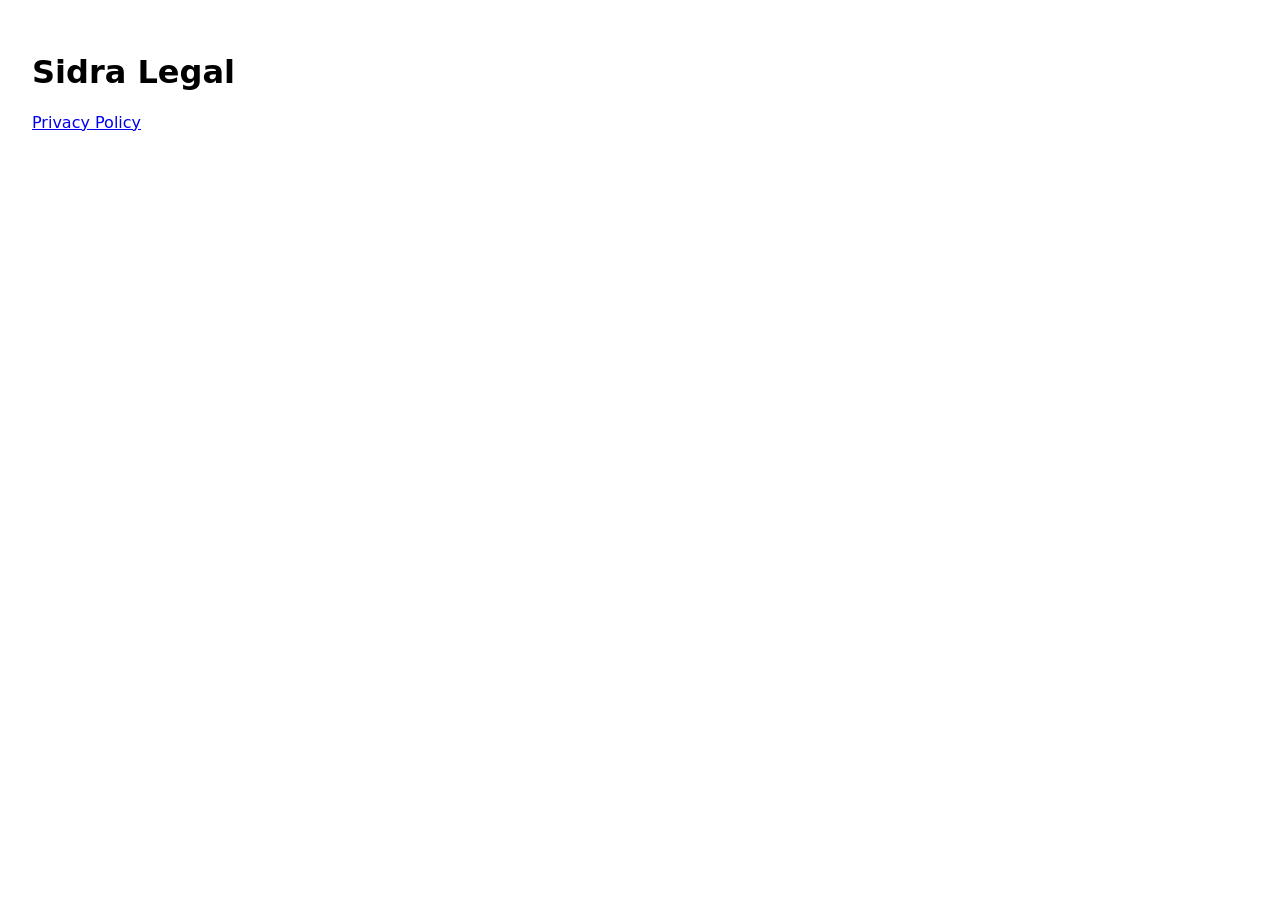
<file: index.html>
<!doctype html>
<html>
<head><meta charset="utf-8"><meta name="viewport" content="width=device-width,initial-scale=1"><title>Sidra Legal</title></head>
<body style="font-family: system-ui; padding: 24px;">
  <h1>Sidra Legal</h1>
  <p><a href="./privacy.html">Privacy Policy</a></p>
</body>
</html>
</file>
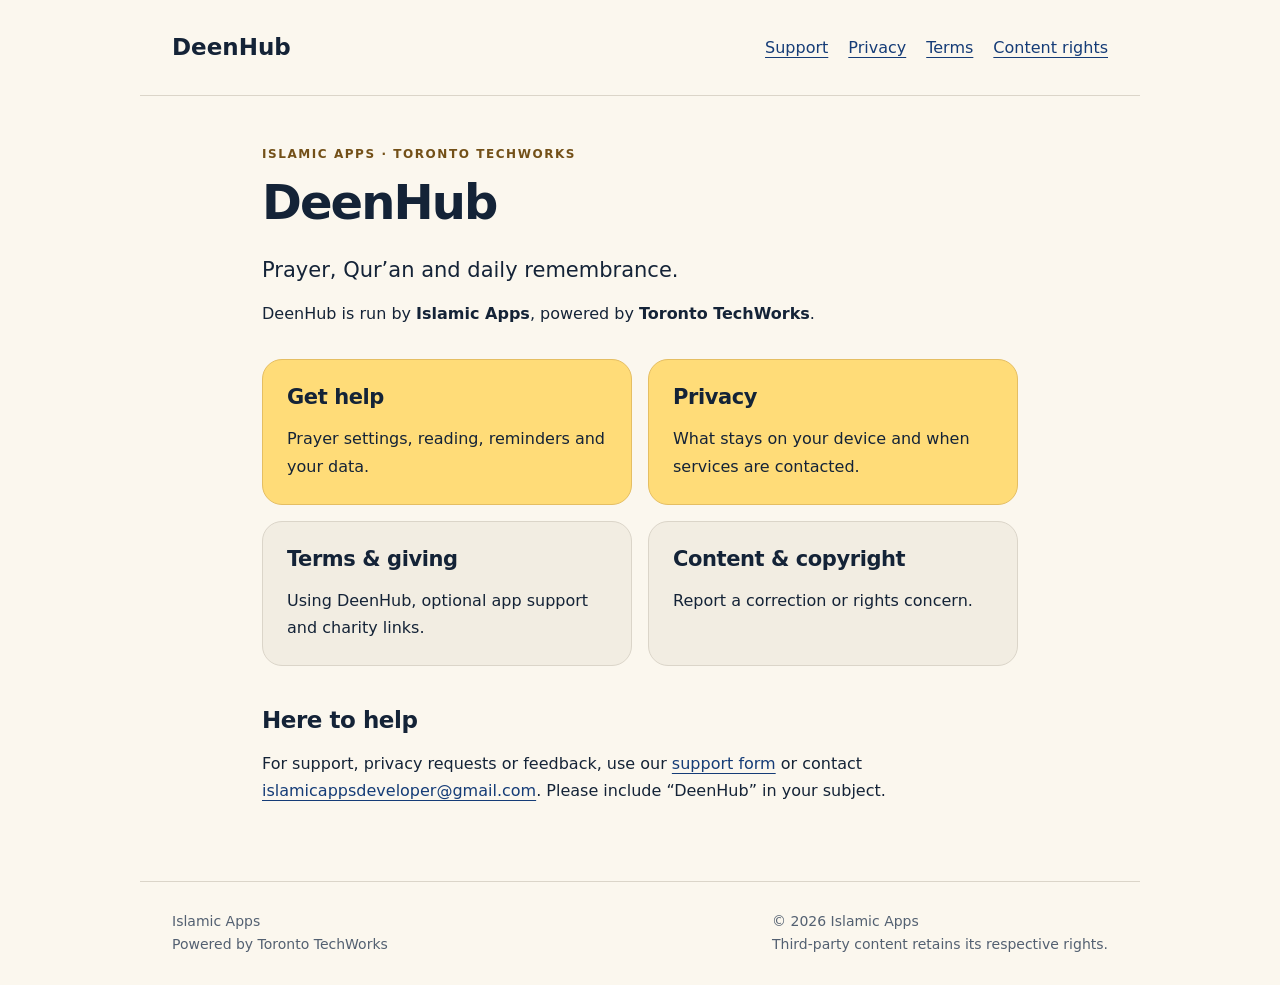
<file: deenhub/index.html>
<!doctype html><html lang="en"><head><meta charset="utf-8"><meta name="viewport" content="width=device-width,initial-scale=1"><meta name="description" content="Help, privacy &amp; support — Islamic Apps, powered by Toronto TechWorks"><title>DeenHub · Islamic Apps</title><link rel="stylesheet" href="style.css"></head><body><a class="skip" href="#main">Skip to content</a><header><a class="brand" href="index.html">DeenHub</a><nav aria-label="Main navigation"><a href="support.html">Support</a><a href="privacy.html">Privacy</a><a href="terms.html">Terms</a><a href="copyright.html">Content rights</a></nav></header><main id="main"><div class="eyebrow">Islamic Apps · Toronto TechWorks</div><h1>DeenHub</h1><p class="lead">Prayer, Qur’an and daily remembrance.</p><p>DeenHub is run by <strong>Islamic Apps</strong>, powered by <strong>Toronto TechWorks</strong>.</p><div class="cards"><a href="support.html"><h2>Get help</h2><p>Prayer settings, reading, reminders and your data.</p></a><a href="privacy.html"><h2>Privacy</h2><p>What stays on your device and when services are contacted.</p></a><a href="terms.html"><h2>Terms & giving</h2><p>Using DeenHub, optional app support and charity links.</p></a><a href="copyright.html"><h2>Content & copyright</h2><p>Report a correction or rights concern.</p></a></div><section><h2>Here to help</h2><p>For support, privacy requests or feedback, use our <a href="https://docs.google.com/forms/d/e/1FAIpQLSetjDLPPtZqi57l4hUU23199UBZHYI0_rc70joeaIhmF3qBuQ/viewform">support form</a> or contact <a href="mailto:islamicappsdeveloper@gmail.com">islamicappsdeveloper@gmail.com</a>. Please include “DeenHub” in your subject.</p></section></main><footer><p>Islamic Apps<br>Powered by Toronto TechWorks</p><p>© 2026 Islamic Apps<br>Third-party content retains its respective rights.</p></footer></body></html>
</file>
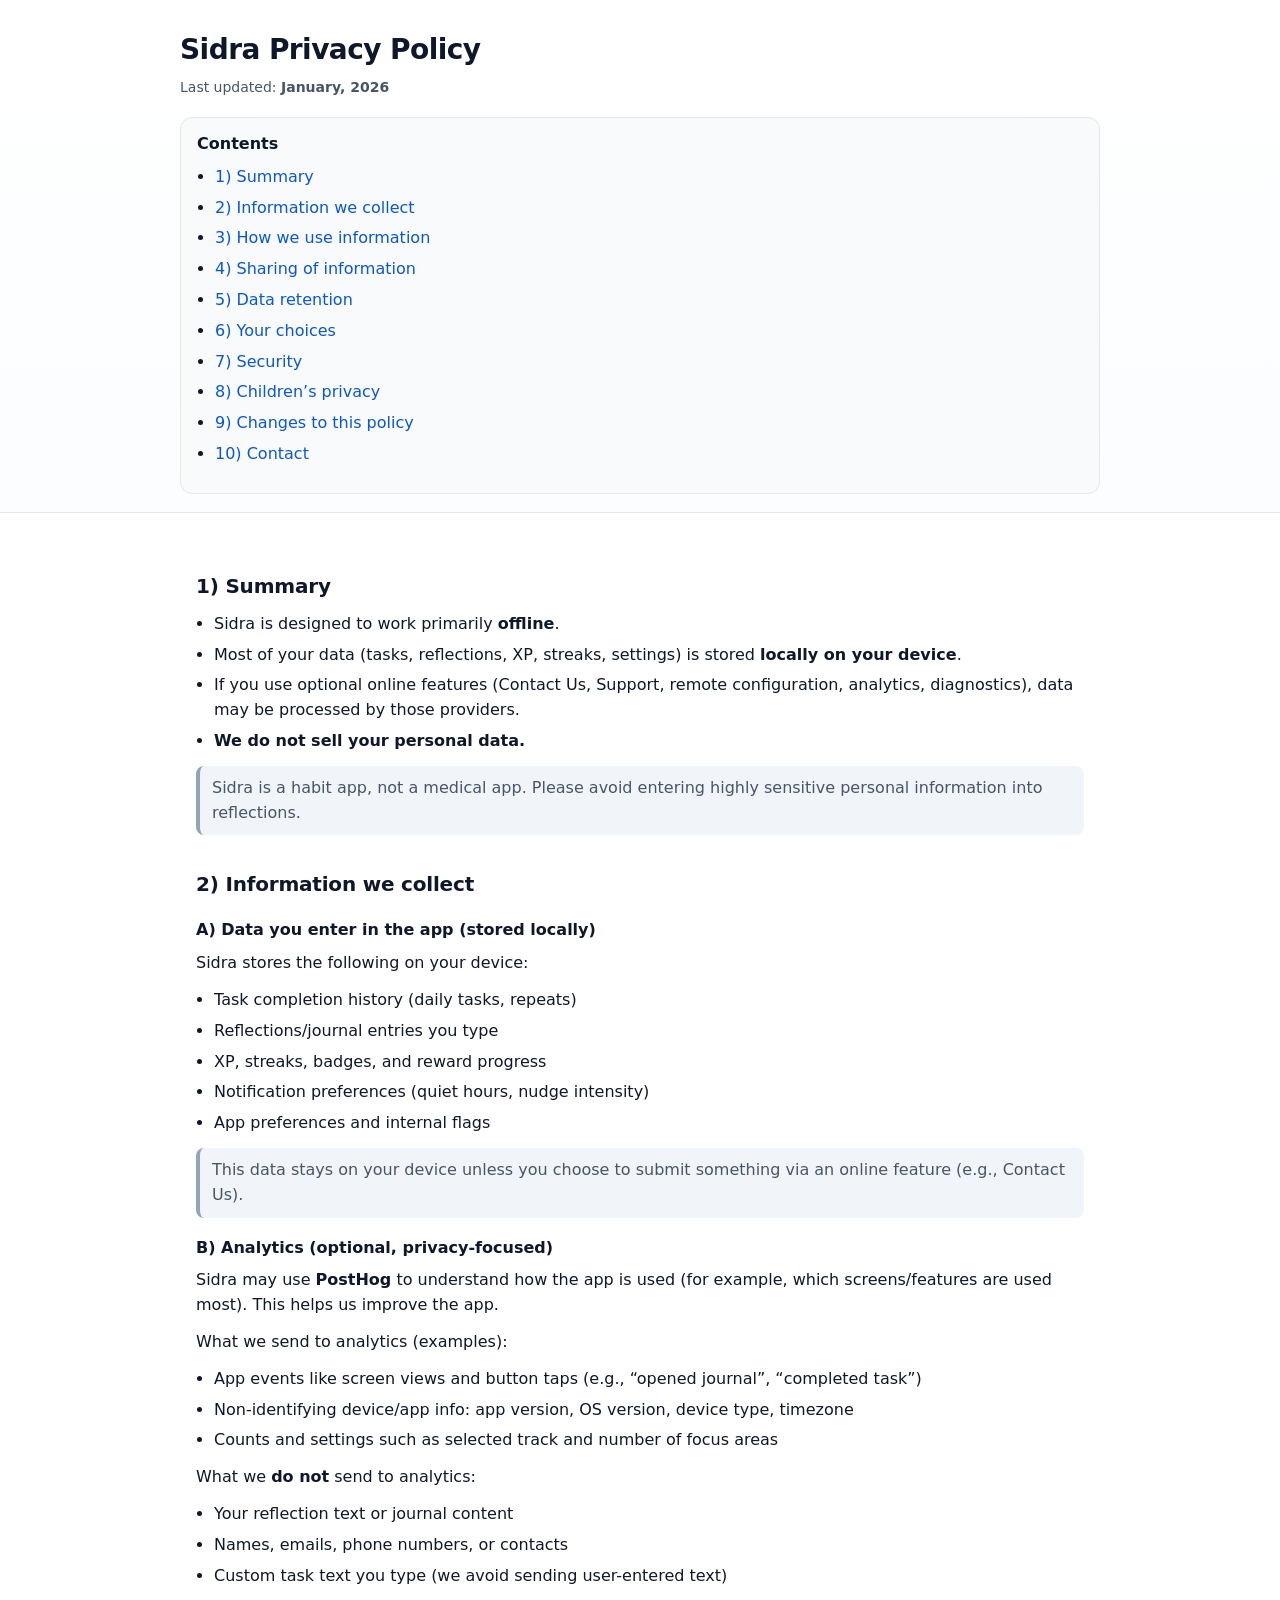
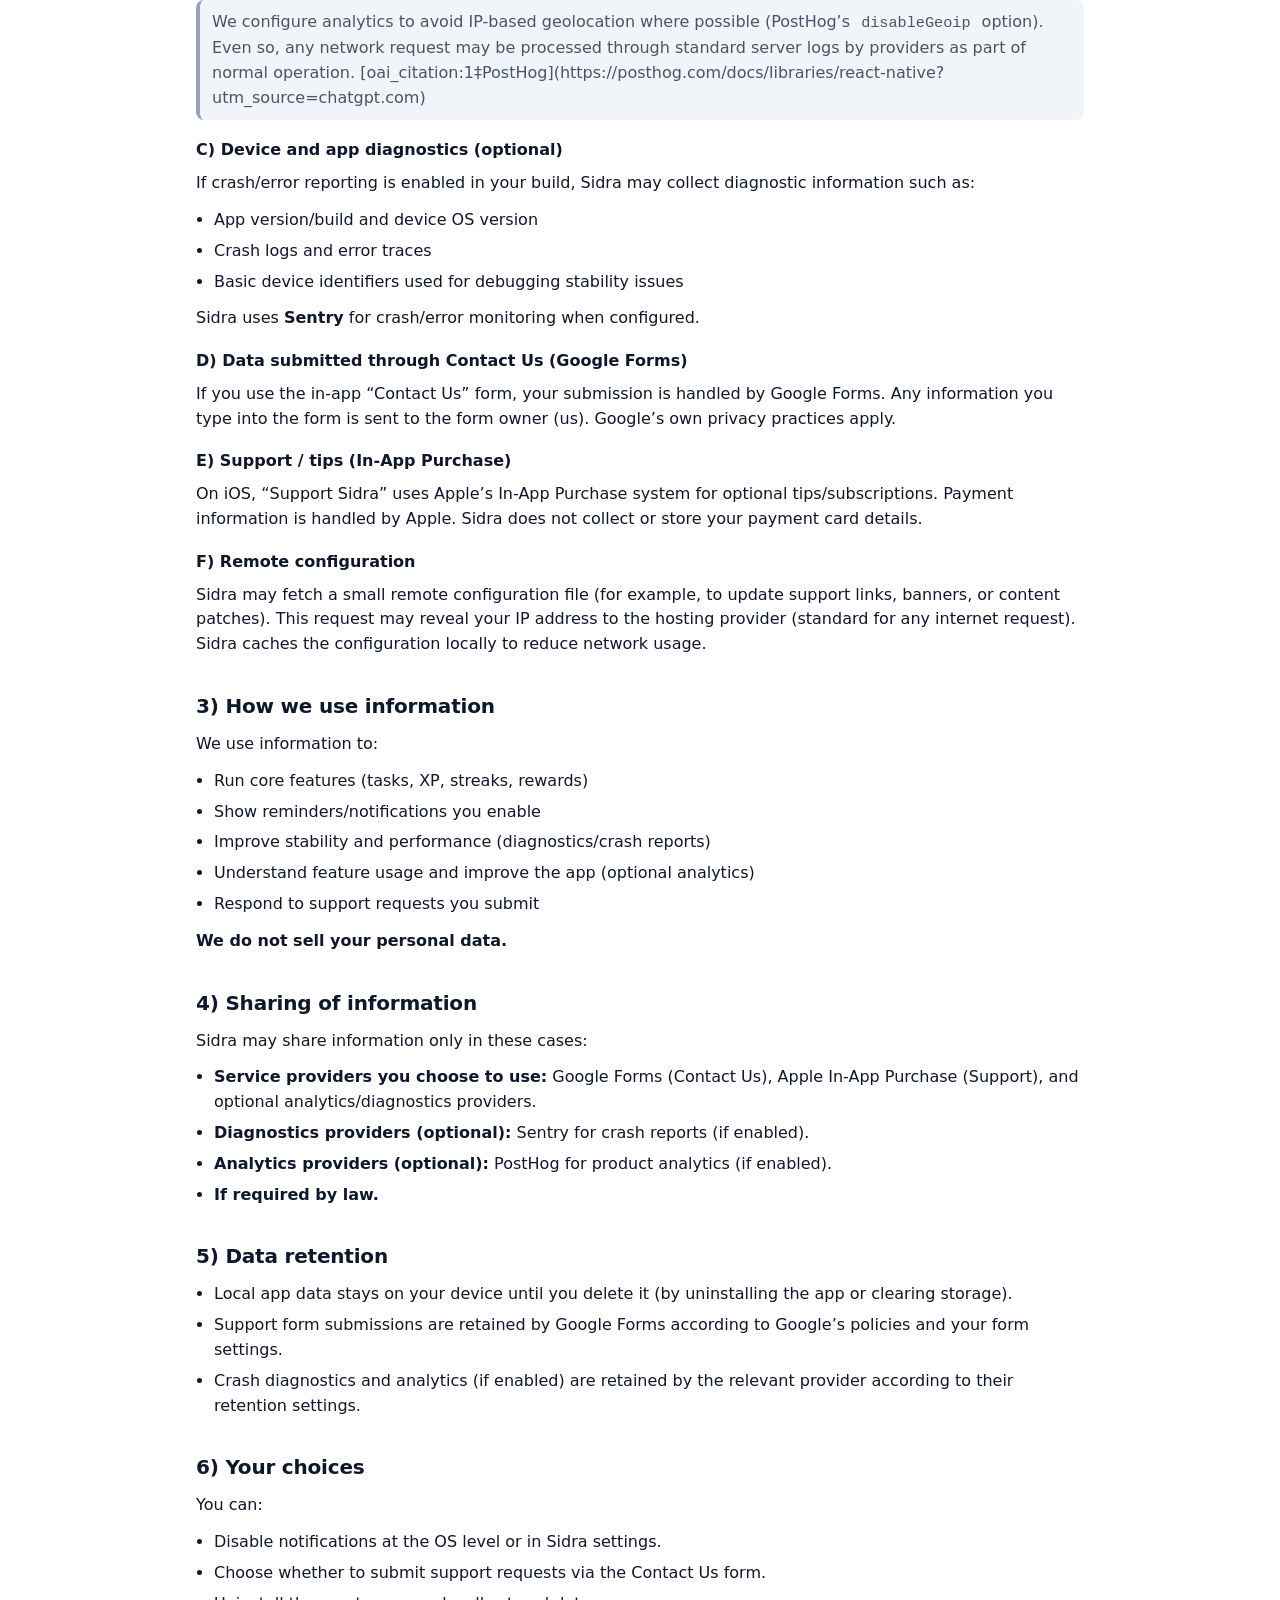
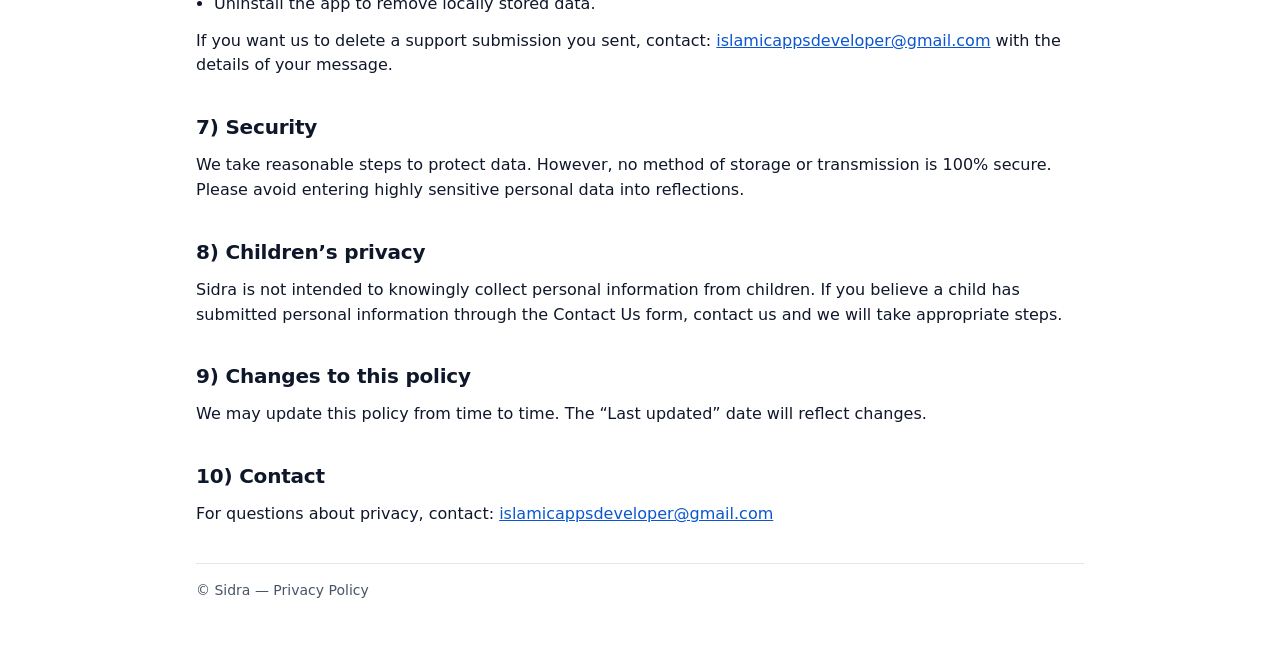
<file: privacy.html>
<!doctype html>
<html lang="en">
<head>
  <meta charset="utf-8" />
  <meta name="viewport" content="width=device-width, initial-scale=1" />
  <title>Sidra Privacy Policy</title>
  <style>
    :root {
      --bg: #ffffff;
      --text: #0f172a;
      --muted: #475569;
      --card: #f8fafc;
      --border: #e2e8f0;
      --link: #0b57d0;
    }
    * { box-sizing: border-box; }
    body {
      margin: 0;
      font-family: -apple-system, system-ui, Segoe UI, Roboto, Arial, sans-serif;
      background: var(--bg);
      color: var(--text);
      line-height: 1.55;
    }
    header {
      padding: 28px 16px 18px;
      border-bottom: 1px solid var(--border);
      background: linear-gradient(180deg, #ffffff 0%, #fbfdff 100%);
    }
    main {
      max-width: 920px;
      margin: 0 auto;
      padding: 24px 16px 64px;
    }
    h1 {
      margin: 0 0 6px;
      font-size: 28px;
      letter-spacing: -0.02em;
    }
    .updated {
      color: var(--muted);
      font-size: 14px;
      margin: 0;
    }
    .toc {
      margin: 18px 0 0;
      padding: 14px 16px;
      border: 1px solid var(--border);
      background: var(--card);
      border-radius: 12px;
    }
    .toc strong { display: block; margin-bottom: 8px; }
    .toc a { color: var(--link); text-decoration: none; }
    .toc a:hover { text-decoration: underline; }
    section { margin-top: 28px; padding-top: 6px; }
    h2 { margin: 0 0 10px; font-size: 20px; letter-spacing: -0.01em; }
    h3 { margin: 18px 0 8px; font-size: 16px; }
    p { margin: 0 0 12px; }
    ul { margin: 0 0 12px; padding-left: 18px; }
    li { margin: 6px 0; }
    a { color: var(--link); }
    .note {
      border-left: 4px solid #94a3b8;
      padding: 10px 12px;
      background: #f1f5f9;
      border-radius: 8px;
      color: var(--muted);
      margin: 12px 0 16px;
    }
    .footer {
      margin-top: 36px;
      padding-top: 16px;
      border-top: 1px solid var(--border);
      color: var(--muted);
      font-size: 14px;
    }
    code {
      background: #f1f5f9;
      padding: 2px 6px;
      border-radius: 6px;
      font-family: ui-monospace, SFMono-Regular, Menlo, Monaco, Consolas, "Liberation Mono", monospace;
      font-size: 0.95em;
    }
  </style>
</head>

<body>
  <header>
    <div style="max-width:920px;margin:0 auto;">
      <h1>Sidra Privacy Policy</h1>
      <p class="updated">Last updated: <strong>January, 2026</strong></p>

      <div class="toc" aria-label="Table of contents">
        <strong>Contents</strong>
        <ul>
          <li><a href="#summary">1) Summary</a></li>
          <li><a href="#info-we-collect">2) Information we collect</a></li>
          <li><a href="#how-we-use">3) How we use information</a></li>
          <li><a href="#sharing">4) Sharing of information</a></li>
          <li><a href="#retention">5) Data retention</a></li>
          <li><a href="#choices">6) Your choices</a></li>
          <li><a href="#security">7) Security</a></li>
          <li><a href="#children">8) Children’s privacy</a></li>
          <li><a href="#changes">9) Changes to this policy</a></li>
          <li><a href="#contact">10) Contact</a></li>
        </ul>
      </div>
    </div>
  </header>

  <main>
    <section id="summary">
      <h2>1) Summary</h2>
      <ul>
        <li>Sidra is designed to work primarily <strong>offline</strong>.</li>
        <li>Most of your data (tasks, reflections, XP, streaks, settings) is stored <strong>locally on your device</strong>.</li>
        <li>If you use optional online features (Contact Us, Support, remote configuration, analytics, diagnostics), data may be processed by those providers.</li>
        <li><strong>We do not sell your personal data.</strong></li>
      </ul>
      <p class="note">
        Sidra is a habit app, not a medical app. Please avoid entering highly sensitive personal information into reflections.
      </p>
    </section>

    <section id="info-we-collect">
      <h2>2) Information we collect</h2>

      <h3>A) Data you enter in the app (stored locally)</h3>
      <p>Sidra stores the following on your device:</p>
      <ul>
        <li>Task completion history (daily tasks, repeats)</li>
        <li>Reflections/journal entries you type</li>
        <li>XP, streaks, badges, and reward progress</li>
        <li>Notification preferences (quiet hours, nudge intensity)</li>
        <li>App preferences and internal flags</li>
      </ul>
      <p class="note">
        This data stays on your device unless you choose to submit something via an online feature (e.g., Contact Us).
      </p>

      <h3>B) Analytics (optional, privacy-focused)</h3>
      <p>
        Sidra may use <strong>PostHog</strong> to understand how the app is used (for example, which screens/features are used most).
        This helps us improve the app.
      </p>
      <p>What we send to analytics (examples):</p>
      <ul>
        <li>App events like screen views and button taps (e.g., “opened journal”, “completed task”)</li>
        <li>Non-identifying device/app info: app version, OS version, device type, timezone</li>
        <li>Counts and settings such as selected track and number of focus areas</li>
      </ul>
      <p>What we <strong>do not</strong> send to analytics:</p>
      <ul>
        <li>Your reflection text or journal content</li>
        <li>Names, emails, phone numbers, or contacts</li>
        <li>Custom task text you type (we avoid sending user-entered text)</li>
      </ul>
      <p class="note">
        We configure analytics to avoid IP-based geolocation where possible (PostHog’s <code>disableGeoip</code> option). Even so, any network request may be processed through standard server logs by providers as part of normal operation.  [oai_citation:1‡PostHog](https://posthog.com/docs/libraries/react-native?utm_source=chatgpt.com)
      </p>

      <h3>C) Device and app diagnostics (optional)</h3>
      <p>If crash/error reporting is enabled in your build, Sidra may collect diagnostic information such as:</p>
      <ul>
        <li>App version/build and device OS version</li>
        <li>Crash logs and error traces</li>
        <li>Basic device identifiers used for debugging stability issues</li>
      </ul>
      <p>Sidra uses <strong>Sentry</strong> for crash/error monitoring when configured.</p>

      <h3>D) Data submitted through Contact Us (Google Forms)</h3>
      <p>
        If you use the in-app “Contact Us” form, your submission is handled by Google Forms.
        Any information you type into the form is sent to the form owner (us). Google’s own privacy practices apply.
      </p>

      <h3>E) Support / tips (In-App Purchase)</h3>
      <p>
        On iOS, “Support Sidra” uses Apple’s In-App Purchase system for optional tips/subscriptions.
        Payment information is handled by Apple. Sidra does not collect or store your payment card details.
      </p>

      <h3>F) Remote configuration</h3>
      <p>
        Sidra may fetch a small remote configuration file (for example, to update support links, banners, or content patches).
        This request may reveal your IP address to the hosting provider (standard for any internet request).
        Sidra caches the configuration locally to reduce network usage.
      </p>
    </section>

    <section id="how-we-use">
      <h2>3) How we use information</h2>
      <p>We use information to:</p>
      <ul>
        <li>Run core features (tasks, XP, streaks, rewards)</li>
        <li>Show reminders/notifications you enable</li>
        <li>Improve stability and performance (diagnostics/crash reports)</li>
        <li>Understand feature usage and improve the app (optional analytics)</li>
        <li>Respond to support requests you submit</li>
      </ul>
      <p><strong>We do not sell your personal data.</strong></p>
    </section>

    <section id="sharing">
      <h2>4) Sharing of information</h2>
      <p>Sidra may share information only in these cases:</p>
      <ul>
        <li><strong>Service providers you choose to use:</strong> Google Forms (Contact Us), Apple In-App Purchase (Support), and optional analytics/diagnostics providers.</li>
        <li><strong>Diagnostics providers (optional):</strong> Sentry for crash reports (if enabled).</li>
        <li><strong>Analytics providers (optional):</strong> PostHog for product analytics (if enabled).</li>
        <li><strong>If required by law.</strong></li>
      </ul>
    </section>

    <section id="retention">
      <h2>5) Data retention</h2>
      <ul>
        <li>Local app data stays on your device until you delete it (by uninstalling the app or clearing storage).</li>
        <li>Support form submissions are retained by Google Forms according to Google’s policies and your form settings.</li>
        <li>Crash diagnostics and analytics (if enabled) are retained by the relevant provider according to their retention settings.</li>
      </ul>
    </section>

    <section id="choices">
      <h2>6) Your choices</h2>
      <p>You can:</p>
      <ul>
        <li>Disable notifications at the OS level or in Sidra settings.</li>
        <li>Choose whether to submit support requests via the Contact Us form.</li>
        <li>Uninstall the app to remove locally stored data.</li>
      </ul>
      <p>
        If you want us to delete a support submission you sent, contact:
        <a href="mailto:islamicappsdeveloper@gmail.com">islamicappsdeveloper@gmail.com</a>
        with the details of your message.
      </p>
    </section>

    <section id="security">
      <h2>7) Security</h2>
      <p>
        We take reasonable steps to protect data. However, no method of storage or transmission is 100% secure.
        Please avoid entering highly sensitive personal data into reflections.
      </p>
    </section>

    <section id="children">
      <h2>8) Children’s privacy</h2>
      <p>
        Sidra is not intended to knowingly collect personal information from children.
        If you believe a child has submitted personal information through the Contact Us form, contact us and we will take appropriate steps.
      </p>
    </section>

    <section id="changes">
      <h2>9) Changes to this policy</h2>
      <p>
        We may update this policy from time to time. The “Last updated” date will reflect changes.
      </p>
    </section>

    <section id="contact">
      <h2>10) Contact</h2>
      <p>
        For questions about privacy, contact:
        <a href="mailto:islamicappsdeveloper@gmail.com">islamicappsdeveloper@gmail.com</a>
      </p>
      <div class="footer">
        © Sidra — Privacy Policy
      </div>
    </section>
  </main>
</body>
</html>
</file>
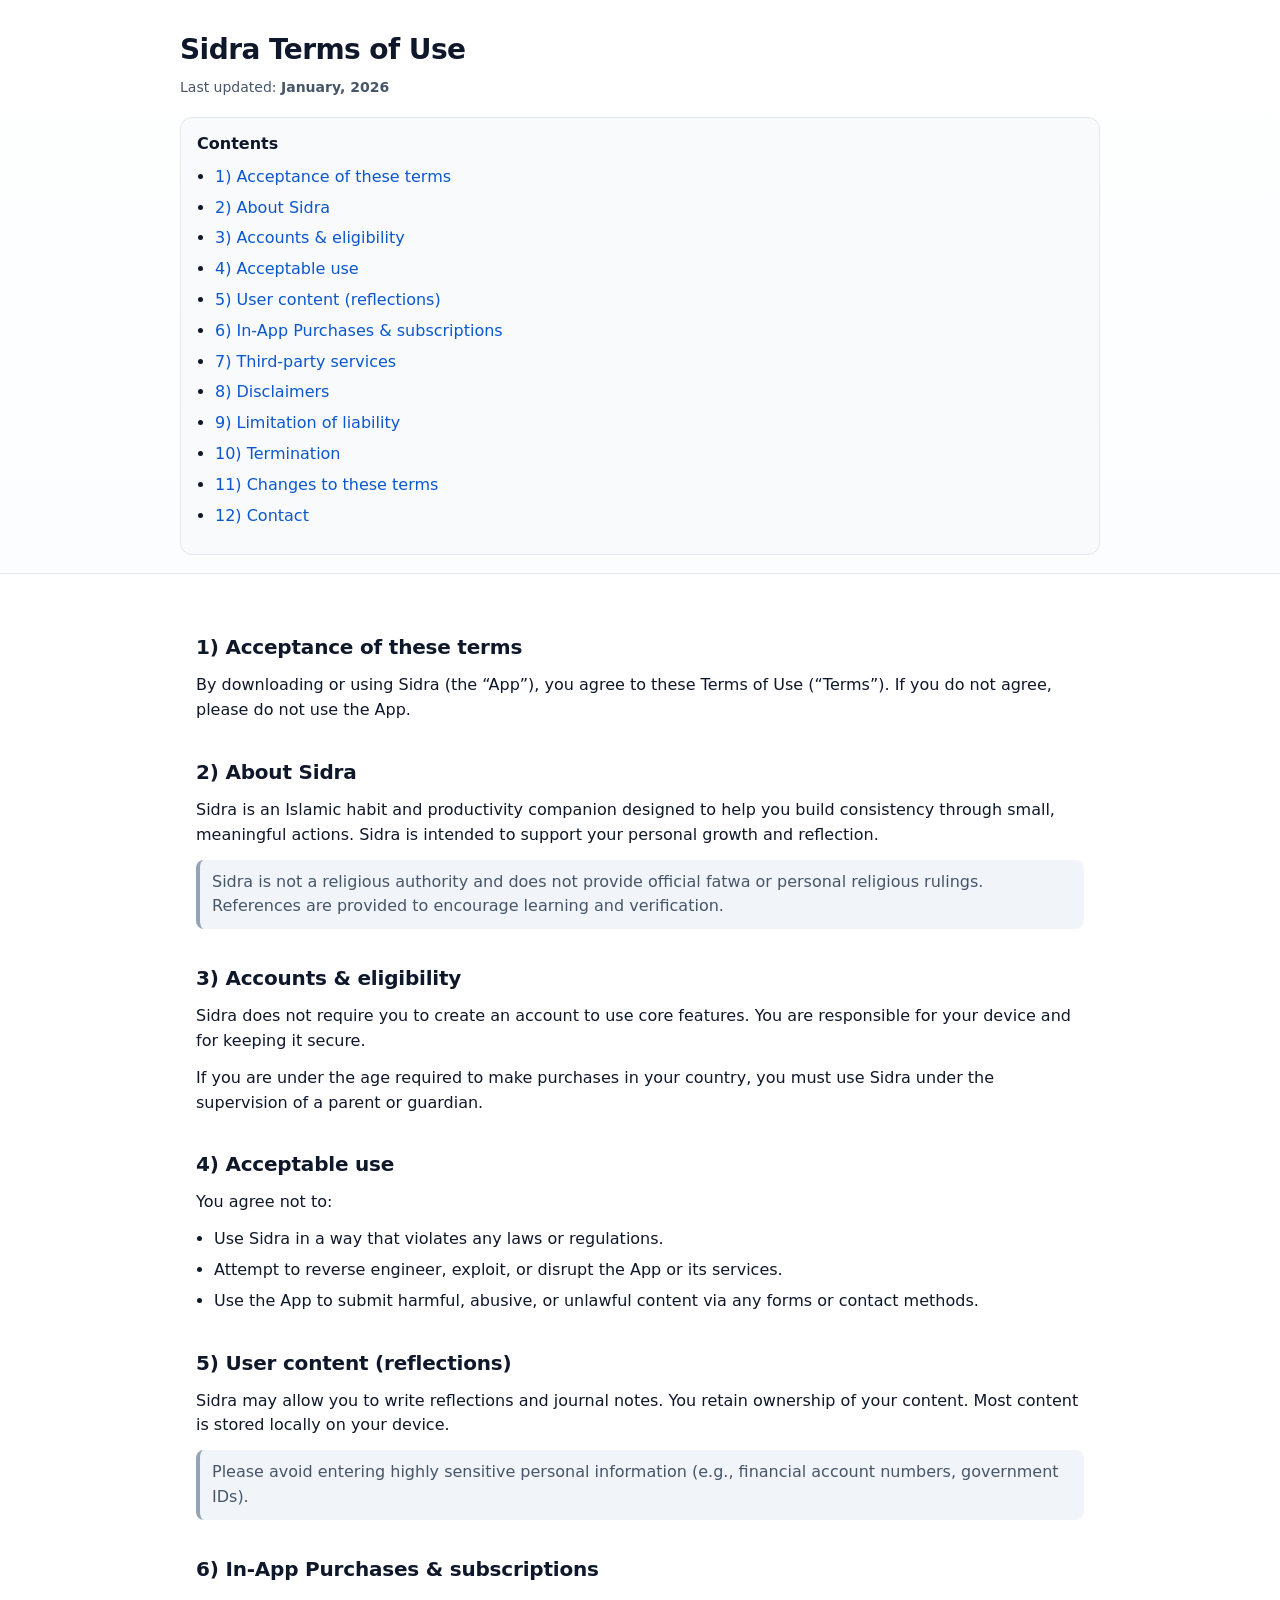
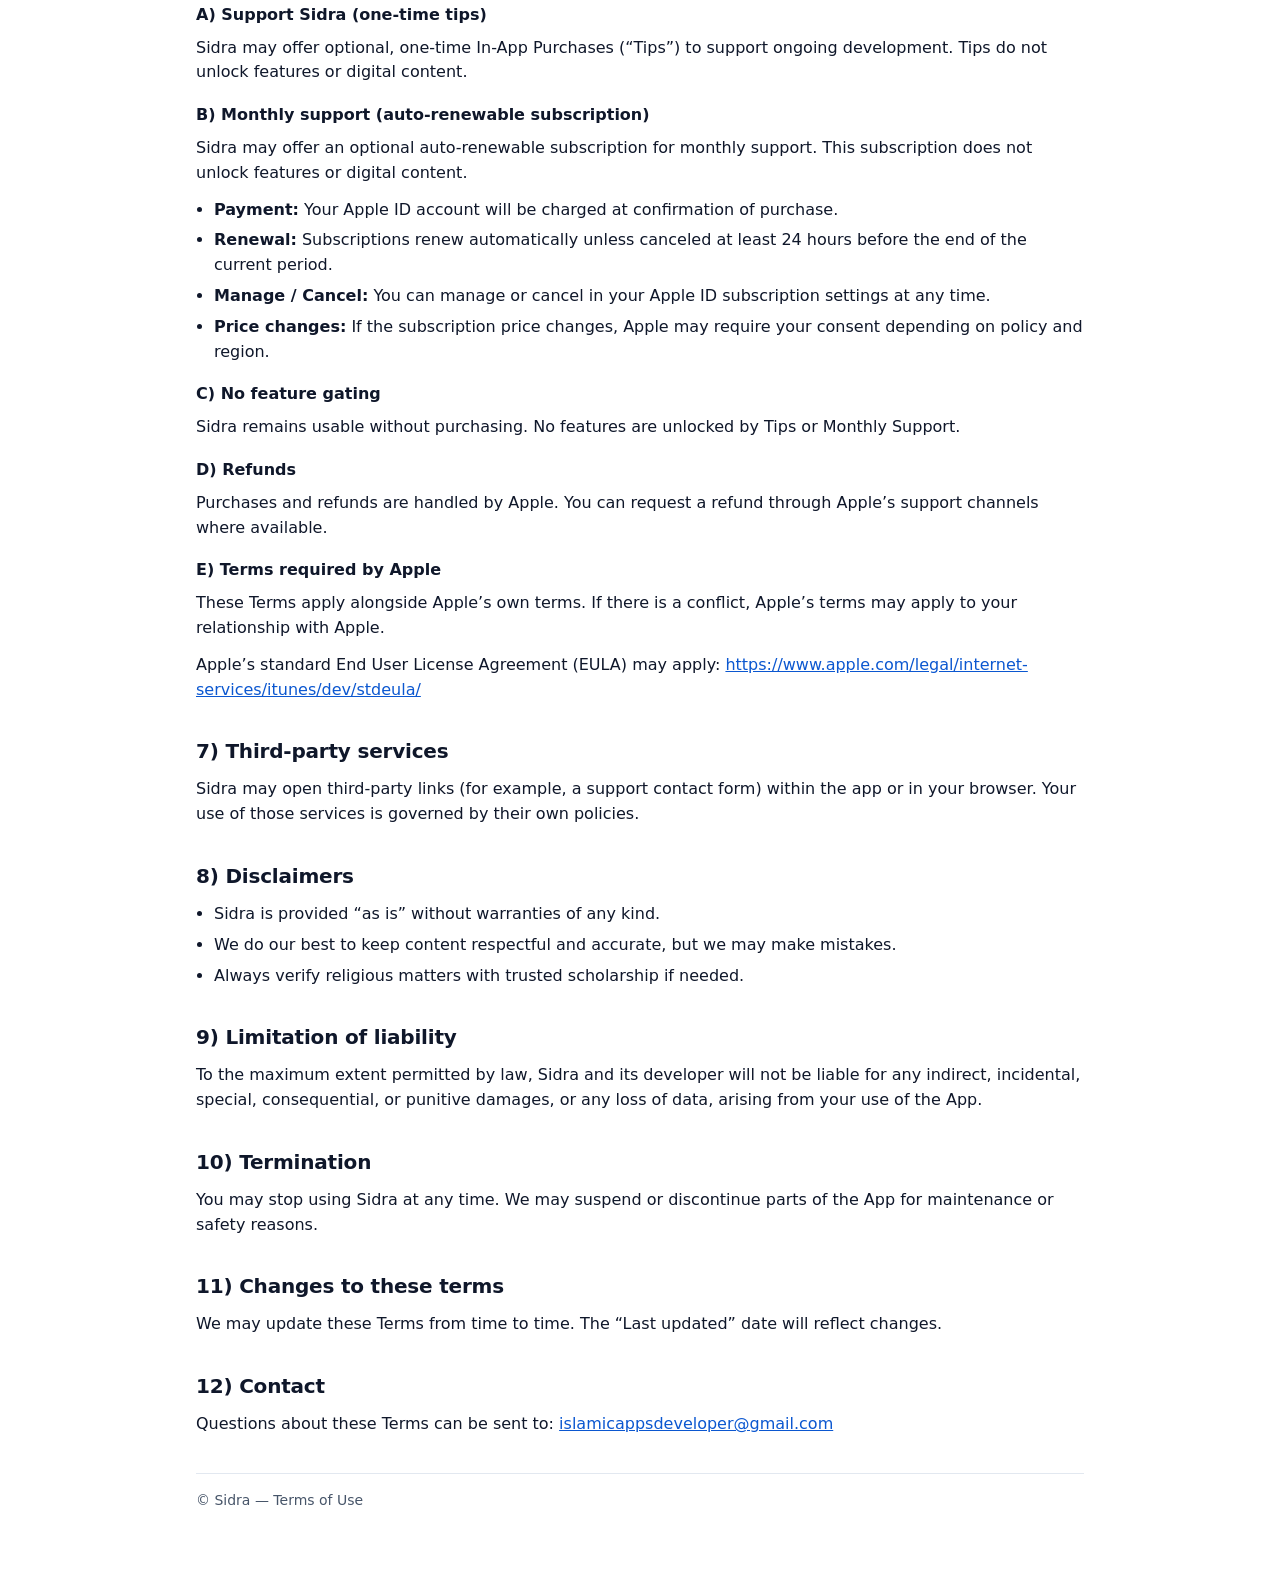
<file: terms.html>
<!doctype html>
<html lang="en">
<head>
  <meta charset="utf-8" />
  <meta name="viewport" content="width=device-width, initial-scale=1" />
  <title>Sidra Terms of Use</title>
  <style>
    :root {
      --bg: #ffffff;
      --text: #0f172a;
      --muted: #475569;
      --card: #f8fafc;
      --border: #e2e8f0;
      --link: #0b57d0;
    }
    * { box-sizing: border-box; }
    body {
      margin: 0;
      font-family: -apple-system, system-ui, Segoe UI, Roboto, Arial, sans-serif;
      background: var(--bg);
      color: var(--text);
      line-height: 1.55;
    }
    header {
      padding: 28px 16px 18px;
      border-bottom: 1px solid var(--border);
      background: linear-gradient(180deg, #ffffff 0%, #fbfdff 100%);
    }
    main {
      max-width: 920px;
      margin: 0 auto;
      padding: 24px 16px 64px;
    }
    h1 {
      margin: 0 0 6px;
      font-size: 28px;
      letter-spacing: -0.02em;
    }
    .updated {
      color: var(--muted);
      font-size: 14px;
      margin: 0;
    }
    .toc {
      margin: 18px 0 0;
      padding: 14px 16px;
      border: 1px solid var(--border);
      background: var(--card);
      border-radius: 12px;
    }
    .toc strong { display: block; margin-bottom: 8px; }
    .toc a { color: var(--link); text-decoration: none; }
    .toc a:hover { text-decoration: underline; }
    section {
      margin-top: 28px;
      padding-top: 6px;
    }
    h2 {
      margin: 0 0 10px;
      font-size: 20px;
      letter-spacing: -0.01em;
    }
    h3 {
      margin: 18px 0 8px;
      font-size: 16px;
    }
    p { margin: 0 0 12px; }
    ul { margin: 0 0 12px; padding-left: 18px; }
    li { margin: 6px 0; }
    a { color: var(--link); }
    .note {
      border-left: 4px solid #94a3b8;
      padding: 10px 12px;
      background: #f1f5f9;
      border-radius: 8px;
      color: var(--muted);
      margin: 12px 0 16px;
    }
    .footer {
      margin-top: 36px;
      padding-top: 16px;
      border-top: 1px solid var(--border);
      color: var(--muted);
      font-size: 14px;
    }
    code {
      background: #f1f5f9;
      padding: 2px 6px;
      border-radius: 6px;
      font-family: ui-monospace, SFMono-Regular, Menlo, Monaco, Consolas, "Liberation Mono", monospace;
      font-size: 0.95em;
    }
  </style>
</head>
<body>
  <header>
    <div style="max-width:920px;margin:0 auto;">
      <h1>Sidra Terms of Use</h1>
      <p class="updated">Last updated: <strong>January, 2026</strong></p>

      <div class="toc" aria-label="Table of contents">
        <strong>Contents</strong>
        <ul>
          <li><a href="#acceptance">1) Acceptance of these terms</a></li>
          <li><a href="#about">2) About Sidra</a></li>
          <li><a href="#accounts">3) Accounts & eligibility</a></li>
          <li><a href="#acceptable-use">4) Acceptable use</a></li>
          <li><a href="#content">5) User content (reflections)</a></li>
          <li><a href="#iap">6) In-App Purchases & subscriptions</a></li>
          <li><a href="#third-party">7) Third-party services</a></li>
          <li><a href="#disclaimers">8) Disclaimers</a></li>
          <li><a href="#liability">9) Limitation of liability</a></li>
          <li><a href="#termination">10) Termination</a></li>
          <li><a href="#changes">11) Changes to these terms</a></li>
          <li><a href="#contact">12) Contact</a></li>
        </ul>
      </div>
    </div>
  </header>

  <main>
    <section id="acceptance">
      <h2>1) Acceptance of these terms</h2>
      <p>
        By downloading or using Sidra (the “App”), you agree to these Terms of Use (“Terms”).
        If you do not agree, please do not use the App.
      </p>
    </section>

    <section id="about">
      <h2>2) About Sidra</h2>
      <p>
        Sidra is an Islamic habit and productivity companion designed to help you build consistency through small, meaningful actions.
        Sidra is intended to support your personal growth and reflection.
      </p>
      <p class="note">
        Sidra is not a religious authority and does not provide official fatwa or personal religious rulings.
        References are provided to encourage learning and verification.
      </p>
    </section>

    <section id="accounts">
      <h2>3) Accounts & eligibility</h2>
      <p>
        Sidra does not require you to create an account to use core features.
        You are responsible for your device and for keeping it secure.
      </p>
      <p>
        If you are under the age required to make purchases in your country, you must use Sidra under the supervision of a parent or guardian.
      </p>
    </section>

    <section id="acceptable-use">
      <h2>4) Acceptable use</h2>
      <p>You agree not to:</p>
      <ul>
        <li>Use Sidra in a way that violates any laws or regulations.</li>
        <li>Attempt to reverse engineer, exploit, or disrupt the App or its services.</li>
        <li>Use the App to submit harmful, abusive, or unlawful content via any forms or contact methods.</li>
      </ul>
    </section>

    <section id="content">
      <h2>5) User content (reflections)</h2>
      <p>
        Sidra may allow you to write reflections and journal notes. You retain ownership of your content.
        Most content is stored locally on your device.
      </p>
      <p class="note">
        Please avoid entering highly sensitive personal information (e.g., financial account numbers, government IDs).
      </p>
    </section>

    <section id="iap">
      <h2>6) In-App Purchases & subscriptions</h2>

      <h3>A) Support Sidra (one-time tips)</h3>
      <p>
        Sidra may offer optional, one-time In-App Purchases (“Tips”) to support ongoing development.
        Tips do not unlock features or digital content.
      </p>

      <h3>B) Monthly support (auto-renewable subscription)</h3>
      <p>
        Sidra may offer an optional auto-renewable subscription for monthly support. This subscription does not unlock features or digital content.
      </p>
      <ul>
        <li><strong>Payment:</strong> Your Apple ID account will be charged at confirmation of purchase.</li>
        <li><strong>Renewal:</strong> Subscriptions renew automatically unless canceled at least 24 hours before the end of the current period.</li>
        <li><strong>Manage / Cancel:</strong> You can manage or cancel in your Apple ID subscription settings at any time.</li>
        <li><strong>Price changes:</strong> If the subscription price changes, Apple may require your consent depending on policy and region.</li>
      </ul>

      <h3>C) No feature gating</h3>
      <p>
        Sidra remains usable without purchasing. No features are unlocked by Tips or Monthly Support.
      </p>

      <h3>D) Refunds</h3>
      <p>
        Purchases and refunds are handled by Apple. You can request a refund through Apple’s support channels where available.
      </p>

      <h3>E) Terms required by Apple</h3>
      <p>
        These Terms apply alongside Apple’s own terms. If there is a conflict, Apple’s terms may apply to your relationship with Apple.
      </p>
      <p>
        Apple’s standard End User License Agreement (EULA) may apply:
        <a href="https://www.apple.com/legal/internet-services/itunes/dev/stdeula/">https://www.apple.com/legal/internet-services/itunes/dev/stdeula/</a>
      </p>
    </section>

    <section id="third-party">
      <h2>7) Third-party services</h2>
      <p>
        Sidra may open third-party links (for example, a support contact form) within the app or in your browser.
        Your use of those services is governed by their own policies.
      </p>
    </section>

    <section id="disclaimers">
      <h2>8) Disclaimers</h2>
      <ul>
        <li>Sidra is provided “as is” without warranties of any kind.</li>
        <li>We do our best to keep content respectful and accurate, but we may make mistakes.</li>
        <li>Always verify religious matters with trusted scholarship if needed.</li>
      </ul>
    </section>

    <section id="liability">
      <h2>9) Limitation of liability</h2>
      <p>
        To the maximum extent permitted by law, Sidra and its developer will not be liable for any indirect, incidental,
        special, consequential, or punitive damages, or any loss of data, arising from your use of the App.
      </p>
    </section>

    <section id="termination">
      <h2>10) Termination</h2>
      <p>
        You may stop using Sidra at any time. We may suspend or discontinue parts of the App for maintenance or safety reasons.
      </p>
    </section>

    <section id="changes">
      <h2>11) Changes to these terms</h2>
      <p>
        We may update these Terms from time to time. The “Last updated” date will reflect changes.
      </p>
    </section>

    <section id="contact">
      <h2>12) Contact</h2>
      <p>
        Questions about these Terms can be sent to:
        <a href="mailto:islamicappsdeveloper@gmail.com">islamicappsdeveloper@gmail.com</a>
      </p>
      <div class="footer">
        © Sidra — Terms of Use
      </div>
    </section>
  </main>
</body>
</html>
</file>
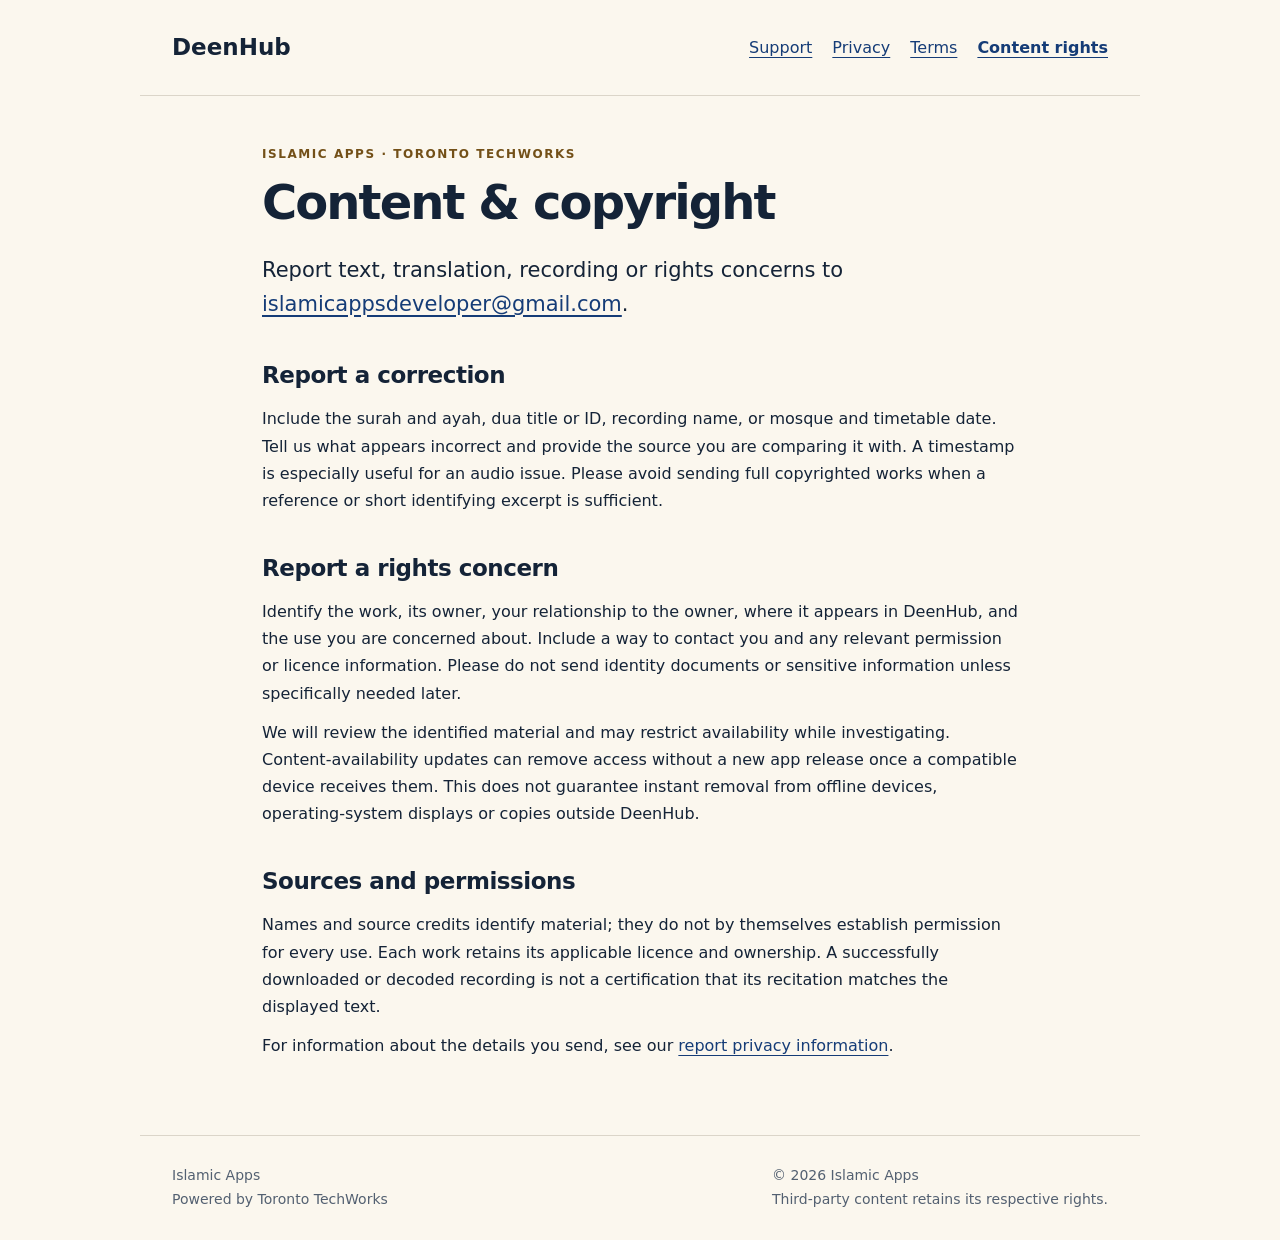
<file: deenhub/copyright.html>
<!doctype html><html lang="en"><head><meta charset="utf-8"><meta name="viewport" content="width=device-width,initial-scale=1"><meta name="description" content="Help us keep content accurate and properly shared — Islamic Apps, powered by Toronto TechWorks"><title>Content &amp; copyright · Islamic Apps</title><link rel="stylesheet" href="style.css"></head><body><a class="skip" href="#main">Skip to content</a><header><a class="brand" href="index.html">DeenHub</a><nav aria-label="Main navigation"><a href="support.html">Support</a><a href="privacy.html">Privacy</a><a href="terms.html">Terms</a><a href="copyright.html" aria-current="page">Content rights</a></nav></header><main id="main"><div class="eyebrow">Islamic Apps · Toronto TechWorks</div><h1>Content &amp; copyright</h1><p class="lead">Report text, translation, recording or rights concerns to <a href="mailto:islamicappsdeveloper@gmail.com">islamicappsdeveloper@gmail.com</a>.</p><section><h2>Report a correction</h2><p>Include the surah and ayah, dua title or ID, recording name, or mosque and timetable date. Tell us what appears incorrect and provide the source you are comparing it with. A timestamp is especially useful for an audio issue. Please avoid sending full copyrighted works when a reference or short identifying excerpt is sufficient.</p></section><section><h2>Report a rights concern</h2><p>Identify the work, its owner, your relationship to the owner, where it appears in DeenHub, and the use you are concerned about. Include a way to contact you and any relevant permission or licence information. Please do not send identity documents or sensitive information unless specifically needed later.</p><p>We will review the identified material and may restrict availability while investigating. Content-availability updates can remove access without a new app release once a compatible device receives them. This does not guarantee instant removal from offline devices, operating-system displays or copies outside DeenHub.</p></section><section><h2>Sources and permissions</h2><p>Names and source credits identify material; they do not by themselves establish permission for every use. Each work retains its applicable licence and ownership. A successfully downloaded or decoded recording is not a certification that its recitation matches the displayed text.</p><p>For information about the details you send, see our <a href="privacy.html#reports">report privacy information</a>.</p></section></main><footer><p>Islamic Apps<br>Powered by Toronto TechWorks</p><p>© 2026 Islamic Apps<br>Third-party content retains its respective rights.</p></footer></body></html>
</file>
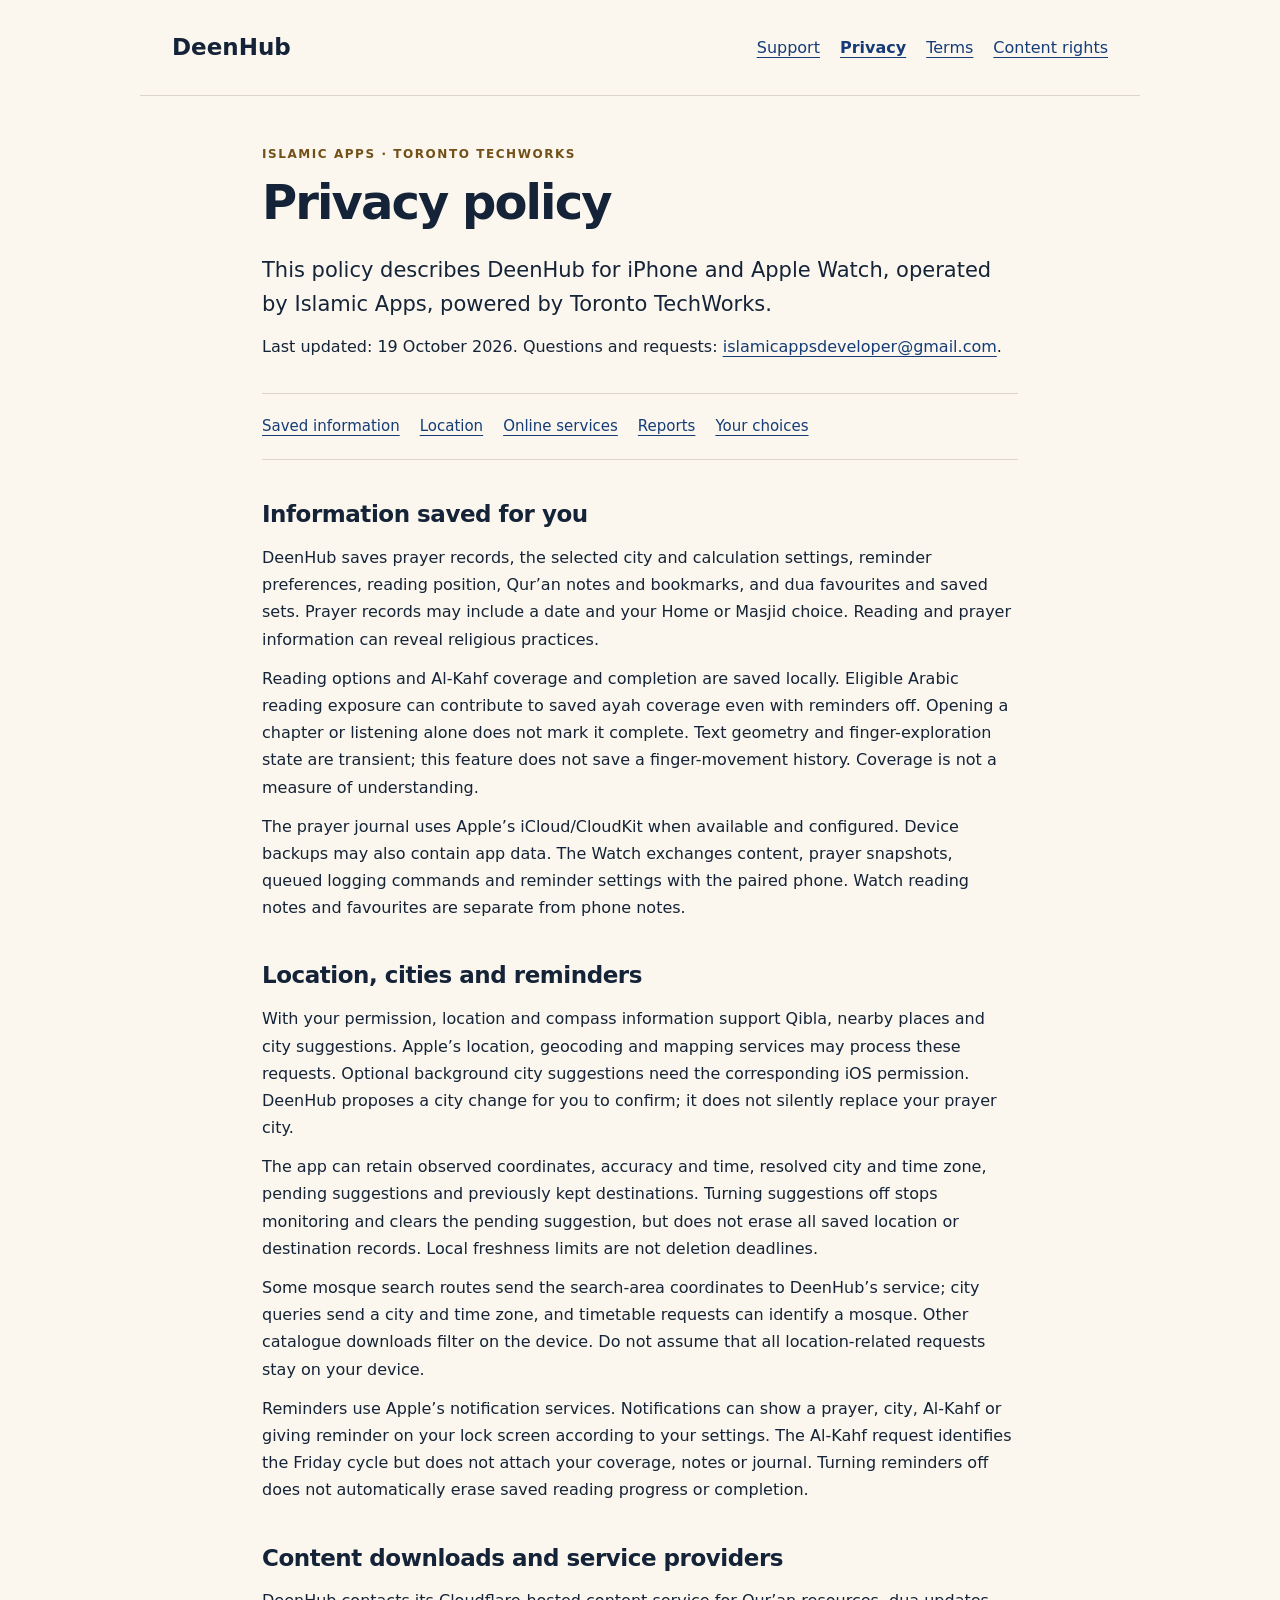
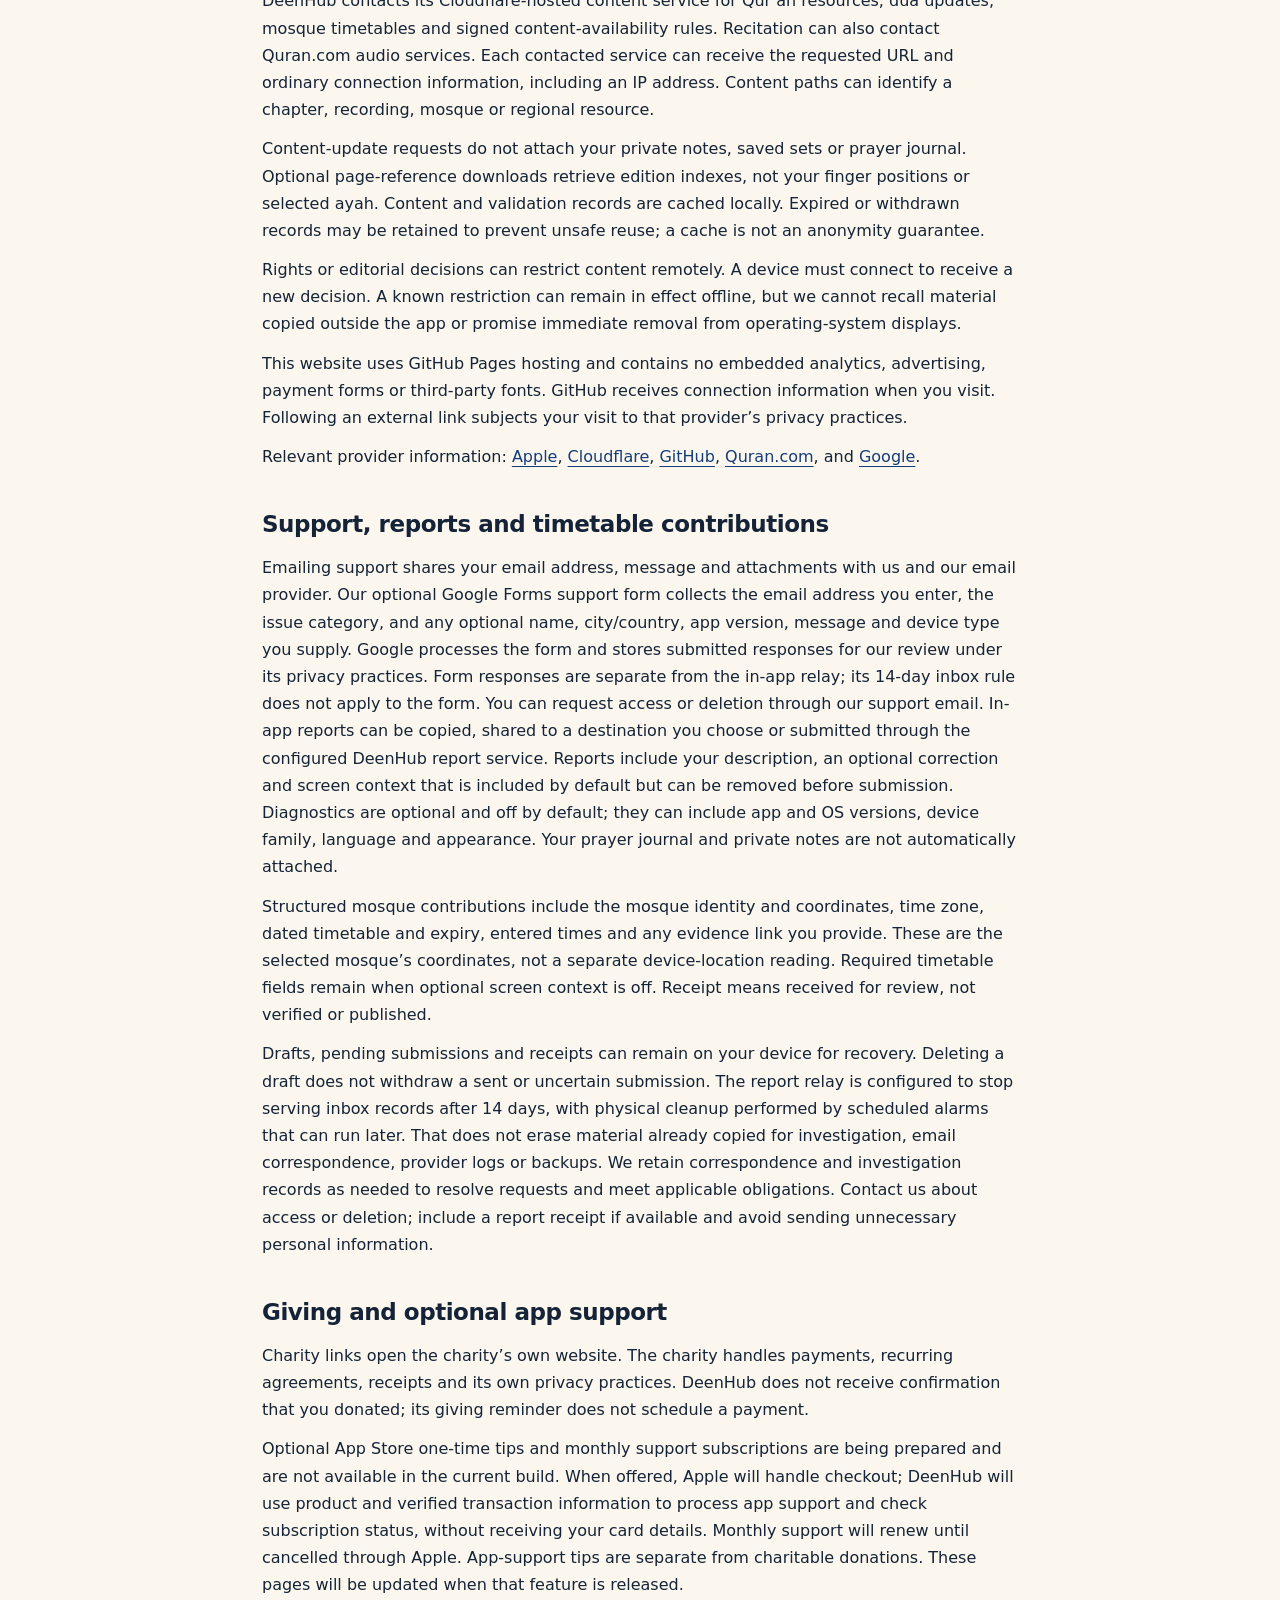
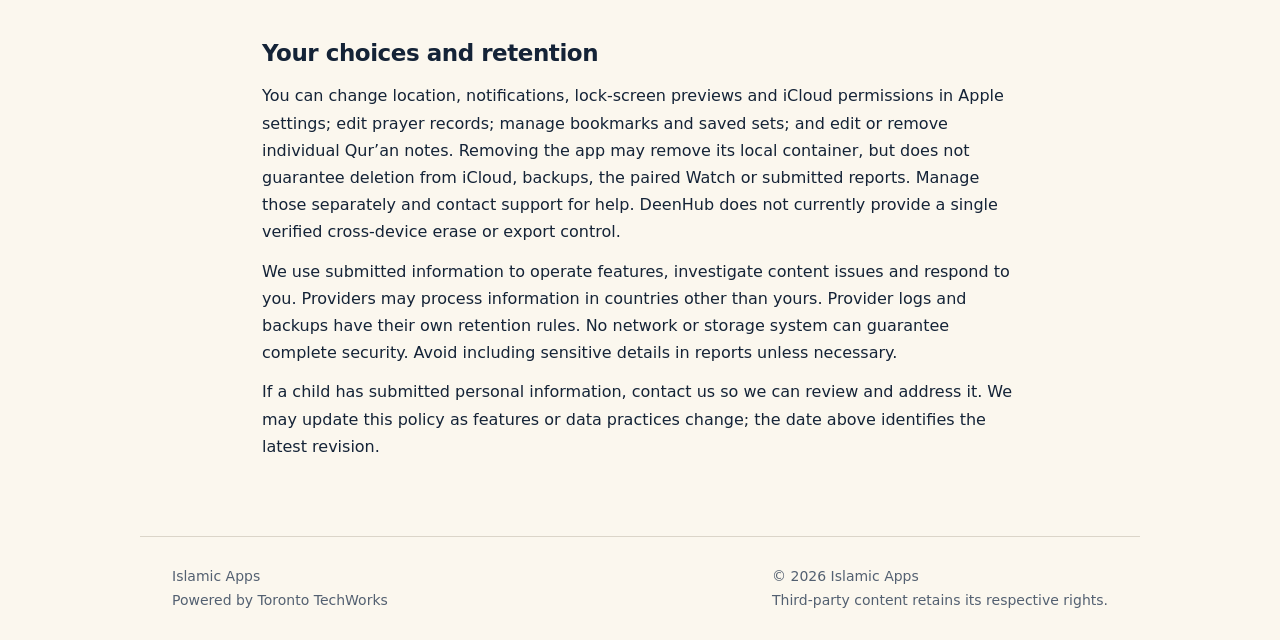
<file: deenhub/privacy.html>
<!doctype html><html lang="en"><head><meta charset="utf-8"><meta name="viewport" content="width=device-width,initial-scale=1"><meta name="description" content="Your information, explained — Islamic Apps, powered by Toronto TechWorks"><title>Privacy policy · Islamic Apps</title><link rel="stylesheet" href="style.css"></head><body><a class="skip" href="#main">Skip to content</a><header><a class="brand" href="index.html">DeenHub</a><nav aria-label="Main navigation"><a href="support.html">Support</a><a href="privacy.html" aria-current="page">Privacy</a><a href="terms.html">Terms</a><a href="copyright.html">Content rights</a></nav></header><main id="main"><div class="eyebrow">Islamic Apps · Toronto TechWorks</div><h1>Privacy policy</h1><p class="lead">This policy describes DeenHub for iPhone and Apple Watch, operated by Islamic Apps, powered by Toronto TechWorks.</p><p>Last updated: 19 October 2026. Questions and requests: <a href="mailto:islamicappsdeveloper@gmail.com">islamicappsdeveloper@gmail.com</a>.</p>
<nav class="contents" aria-label="On this page"><a href="#local">Saved information</a><a href="#location">Location</a><a href="#services">Online services</a><a href="#reports">Reports</a><a href="#controls">Your choices</a></nav>
<section id="local"><h2>Information saved for you</h2><p>DeenHub saves prayer records, the selected city and calculation settings, reminder preferences, reading position, Qur’an notes and bookmarks, and dua favourites and saved sets. Prayer records may include a date and your Home or Masjid choice. Reading and prayer information can reveal religious practices.</p><p>Reading options and Al-Kahf coverage and completion are saved locally. Eligible Arabic reading exposure can contribute to saved ayah coverage even with reminders off. Opening a chapter or listening alone does not mark it complete. Text geometry and finger-exploration state are transient; this feature does not save a finger-movement history. Coverage is not a measure of understanding.</p><p>The prayer journal uses Apple’s iCloud/CloudKit when available and configured. Device backups may also contain app data. The Watch exchanges content, prayer snapshots, queued logging commands and reminder settings with the paired phone. Watch reading notes and favourites are separate from phone notes.</p></section>
<section id="location"><h2>Location, cities and reminders</h2><p>With your permission, location and compass information support Qibla, nearby places and city suggestions. Apple’s location, geocoding and mapping services may process these requests. Optional background city suggestions need the corresponding iOS permission. DeenHub proposes a city change for you to confirm; it does not silently replace your prayer city.</p><p>The app can retain observed coordinates, accuracy and time, resolved city and time zone, pending suggestions and previously kept destinations. Turning suggestions off stops monitoring and clears the pending suggestion, but does not erase all saved location or destination records. Local freshness limits are not deletion deadlines.</p><p>Some mosque search routes send the search-area coordinates to DeenHub’s service; city queries send a city and time zone, and timetable requests can identify a mosque. Other catalogue downloads filter on the device. Do not assume that all location-related requests stay on your device.</p><p>Reminders use Apple’s notification services. Notifications can show a prayer, city, Al-Kahf or giving reminder on your lock screen according to your settings. The Al-Kahf request identifies the Friday cycle but does not attach your coverage, notes or journal. Turning reminders off does not automatically erase saved reading progress or completion.</p></section>
<section id="services"><h2>Content downloads and service providers</h2><p>DeenHub contacts its Cloudflare-hosted content service for Qur’an resources, dua updates, mosque timetables and signed content-availability rules. Recitation can also contact Quran.com audio services. Each contacted service can receive the requested URL and ordinary connection information, including an IP address. Content paths can identify a chapter, recording, mosque or regional resource.</p><p>Content-update requests do not attach your private notes, saved sets or prayer journal. Optional page-reference downloads retrieve edition indexes, not your finger positions or selected ayah. Content and validation records are cached locally. Expired or withdrawn records may be retained to prevent unsafe reuse; a cache is not an anonymity guarantee.</p><p>Rights or editorial decisions can restrict content remotely. A device must connect to receive a new decision. A known restriction can remain in effect offline, but we cannot recall material copied outside the app or promise immediate removal from operating-system displays.</p><p>This website uses GitHub Pages hosting and contains no embedded analytics, advertising, payment forms or third-party fonts. GitHub receives connection information when you visit. Following an external link subjects your visit to that provider’s privacy practices.</p><p>Relevant provider information: <a href="https://www.apple.com/legal/privacy/">Apple</a>, <a href="https://www.cloudflare.com/privacypolicy/">Cloudflare</a>, <a href="https://docs.github.com/en/site-policy/privacy-policies/github-general-privacy-statement">GitHub</a>, <a href="https://quran.com/privacy">Quran.com</a>, and <a href="https://policies.google.com/privacy">Google</a>.</p></section>
<section id="reports"><h2>Support, reports and timetable contributions</h2><p>Emailing support shares your email address, message and attachments with us and our email provider. Our optional Google Forms support form collects the email address you enter, the issue category, and any optional name, city/country, app version, message and device type you supply. Google processes the form and stores submitted responses for our review under its privacy practices. Form responses are separate from the in-app relay; its 14-day inbox rule does not apply to the form. You can request access or deletion through our support email. In-app reports can be copied, shared to a destination you choose or submitted through the configured DeenHub report service. Reports include your description, an optional correction and screen context that is included by default but can be removed before submission. Diagnostics are optional and off by default; they can include app and OS versions, device family, language and appearance. Your prayer journal and private notes are not automatically attached.</p><p>Structured mosque contributions include the mosque identity and coordinates, time zone, dated timetable and expiry, entered times and any evidence link you provide. These are the selected mosque’s coordinates, not a separate device-location reading. Required timetable fields remain when optional screen context is off. Receipt means received for review, not verified or published.</p><p>Drafts, pending submissions and receipts can remain on your device for recovery. Deleting a draft does not withdraw a sent or uncertain submission. The report relay is configured to stop serving inbox records after 14 days, with physical cleanup performed by scheduled alarms that can run later. That does not erase material already copied for investigation, email correspondence, provider logs or backups. We retain correspondence and investigation records as needed to resolve requests and meet applicable obligations. Contact us about access or deletion; include a report receipt if available and avoid sending unnecessary personal information.</p></section>
<section><h2>Giving and optional app support</h2><p>Charity links open the charity’s own website. The charity handles payments, recurring agreements, receipts and its own privacy practices. DeenHub does not receive confirmation that you donated; its giving reminder does not schedule a payment.</p><p>Optional App Store one-time tips and monthly support subscriptions are being prepared and are not available in the current build. When offered, Apple will handle checkout; DeenHub will use product and verified transaction information to process app support and check subscription status, without receiving your card details. Monthly support will renew until cancelled through Apple. App-support tips are separate from charitable donations. These pages will be updated when that feature is released.</p></section>
<section id="controls"><h2>Your choices and retention</h2><p>You can change location, notifications, lock-screen previews and iCloud permissions in Apple settings; edit prayer records; manage bookmarks and saved sets; and edit or remove individual Qur’an notes. Removing the app may remove its local container, but does not guarantee deletion from iCloud, backups, the paired Watch or submitted reports. Manage those separately and contact support for help. DeenHub does not currently provide a single verified cross-device erase or export control.</p><p>We use submitted information to operate features, investigate content issues and respond to you. Providers may process information in countries other than yours. Provider logs and backups have their own retention rules. No network or storage system can guarantee complete security. Avoid including sensitive details in reports unless necessary.</p><p>If a child has submitted personal information, contact us so we can review and address it. We may update this policy as features or data practices change; the date above identifies the latest revision.</p></section></main><footer><p>Islamic Apps<br>Powered by Toronto TechWorks</p><p>© 2026 Islamic Apps<br>Third-party content retains its respective rights.</p></footer></body></html>
</file>
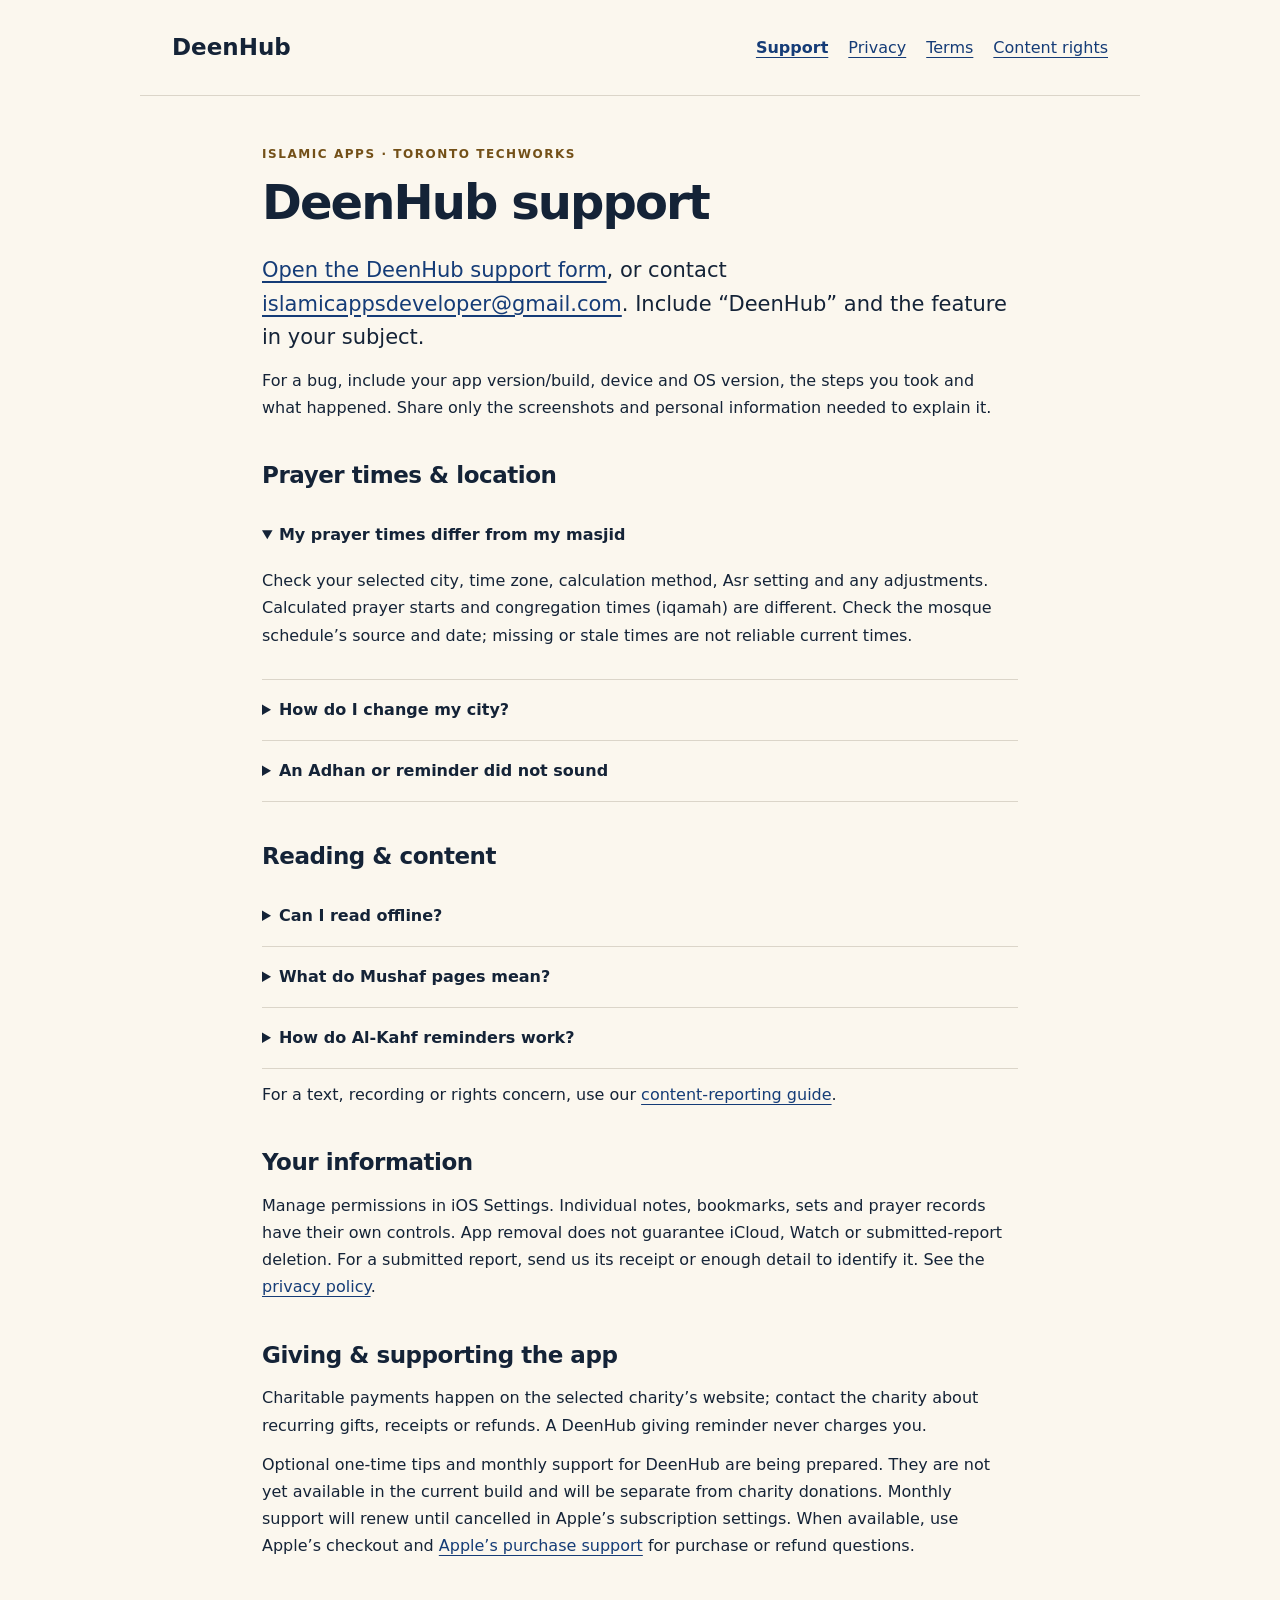
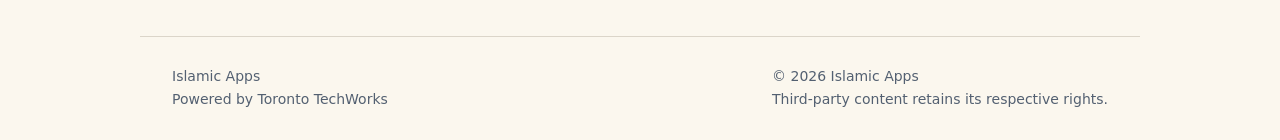
<file: deenhub/support.html>
<!doctype html><html lang="en"><head><meta charset="utf-8"><meta name="viewport" content="width=device-width,initial-scale=1"><meta name="description" content="A little help, when you need it — Islamic Apps, powered by Toronto TechWorks"><title>DeenHub support · Islamic Apps</title><link rel="stylesheet" href="style.css"></head><body><a class="skip" href="#main">Skip to content</a><header><a class="brand" href="index.html">DeenHub</a><nav aria-label="Main navigation"><a href="support.html" aria-current="page">Support</a><a href="privacy.html">Privacy</a><a href="terms.html">Terms</a><a href="copyright.html">Content rights</a></nav></header><main id="main"><div class="eyebrow">Islamic Apps · Toronto TechWorks</div><h1>DeenHub support</h1><p class="lead"><a href="https://docs.google.com/forms/d/e/1FAIpQLSetjDLPPtZqi57l4hUU23199UBZHYI0_rc70joeaIhmF3qBuQ/viewform">Open the DeenHub support form</a>, or contact <a href="mailto:islamicappsdeveloper@gmail.com">islamicappsdeveloper@gmail.com</a>. Include “DeenHub” and the feature in your subject.</p><p>For a bug, include your app version/build, device and OS version, the steps you took and what happened. Share only the screenshots and personal information needed to explain it.</p><section><h2>Prayer times & location</h2><details open><summary>My prayer times differ from my masjid</summary><p>Check your selected city, time zone, calculation method, Asr setting and any adjustments. Calculated prayer starts and congregation times (iqamah) are different. Check the mosque schedule’s source and date; missing or stale times are not reliable current times.</p></details><details><summary>How do I change my city?</summary><p>Open the city selector from the city on Home and confirm your selection. Optional travel suggestions require location permission and your confirmation. iOS controls background location events, so a city-boundary alert is not immediate or guaranteed.</p></details><details><summary>An Adhan or reminder did not sound</summary><p>Check global and per-prayer choices, notification permission, Focus and sound settings. Full Adhan plays in the foreground or after tapping its notification; background Adhan uses a system alert sound. Open DeenHub periodically to renew reminders. A saved preference is not proof that iOS delivered an alert.</p></details></section><section><h2>Reading & content</h2><details><summary>Can I read offline?</summary><p>Qur’an text is available after a successful download. Audio is downloaded separately. Dua text is bundled; some recordings are unavailable pending review. Optional source resources can expire or be withdrawn.</p></details><details><summary>What do Mushaf pages mean?</summary><p>Optional admitted edition boundaries group complete ayahs. Text adapts to your screen; the app does not reproduce printed line breaks or a printed font facsimile. Plain IndoPak is separate from supported Uthmani colour Tajweed; coloured IndoPak annotations are not available.</p></details><details><summary>How do Al-Kahf reminders work?</summary><p>The catch-up reminder uses Friday Asr in your selected prayer city. An earlier reminder is optional. Eligible visible Arabic reading contributes to local coverage; covering the full surah marks that Friday complete. You can mark it read if you read elsewhere. Listening, seeking or opening alone does not complete it. Turning reminders off retains saved progress. iOS permissions and delivery settings still apply.</p></details><p>For a text, recording or rights concern, use our <a href="copyright.html">content-reporting guide</a>.</p></section><section><h2>Your information</h2><p>Manage permissions in iOS Settings. Individual notes, bookmarks, sets and prayer records have their own controls. App removal does not guarantee iCloud, Watch or submitted-report deletion. For a submitted report, send us its receipt or enough detail to identify it. See the <a href="privacy.html">privacy policy</a>.</p></section><section><h2>Giving & supporting the app</h2><p>Charitable payments happen on the selected charity’s website; contact the charity about recurring gifts, receipts or refunds. A DeenHub giving reminder never charges you.</p><p>Optional one-time tips and monthly support for DeenHub are being prepared. They are not yet available in the current build and will be separate from charity donations. Monthly support will renew until cancelled in Apple’s subscription settings. When available, use Apple’s checkout and <a href="https://reportaproblem.apple.com/">Apple’s purchase support</a> for purchase or refund questions.</p></section></main><footer><p>Islamic Apps<br>Powered by Toronto TechWorks</p><p>© 2026 Islamic Apps<br>Third-party content retains its respective rights.</p></footer></body></html>
</file>
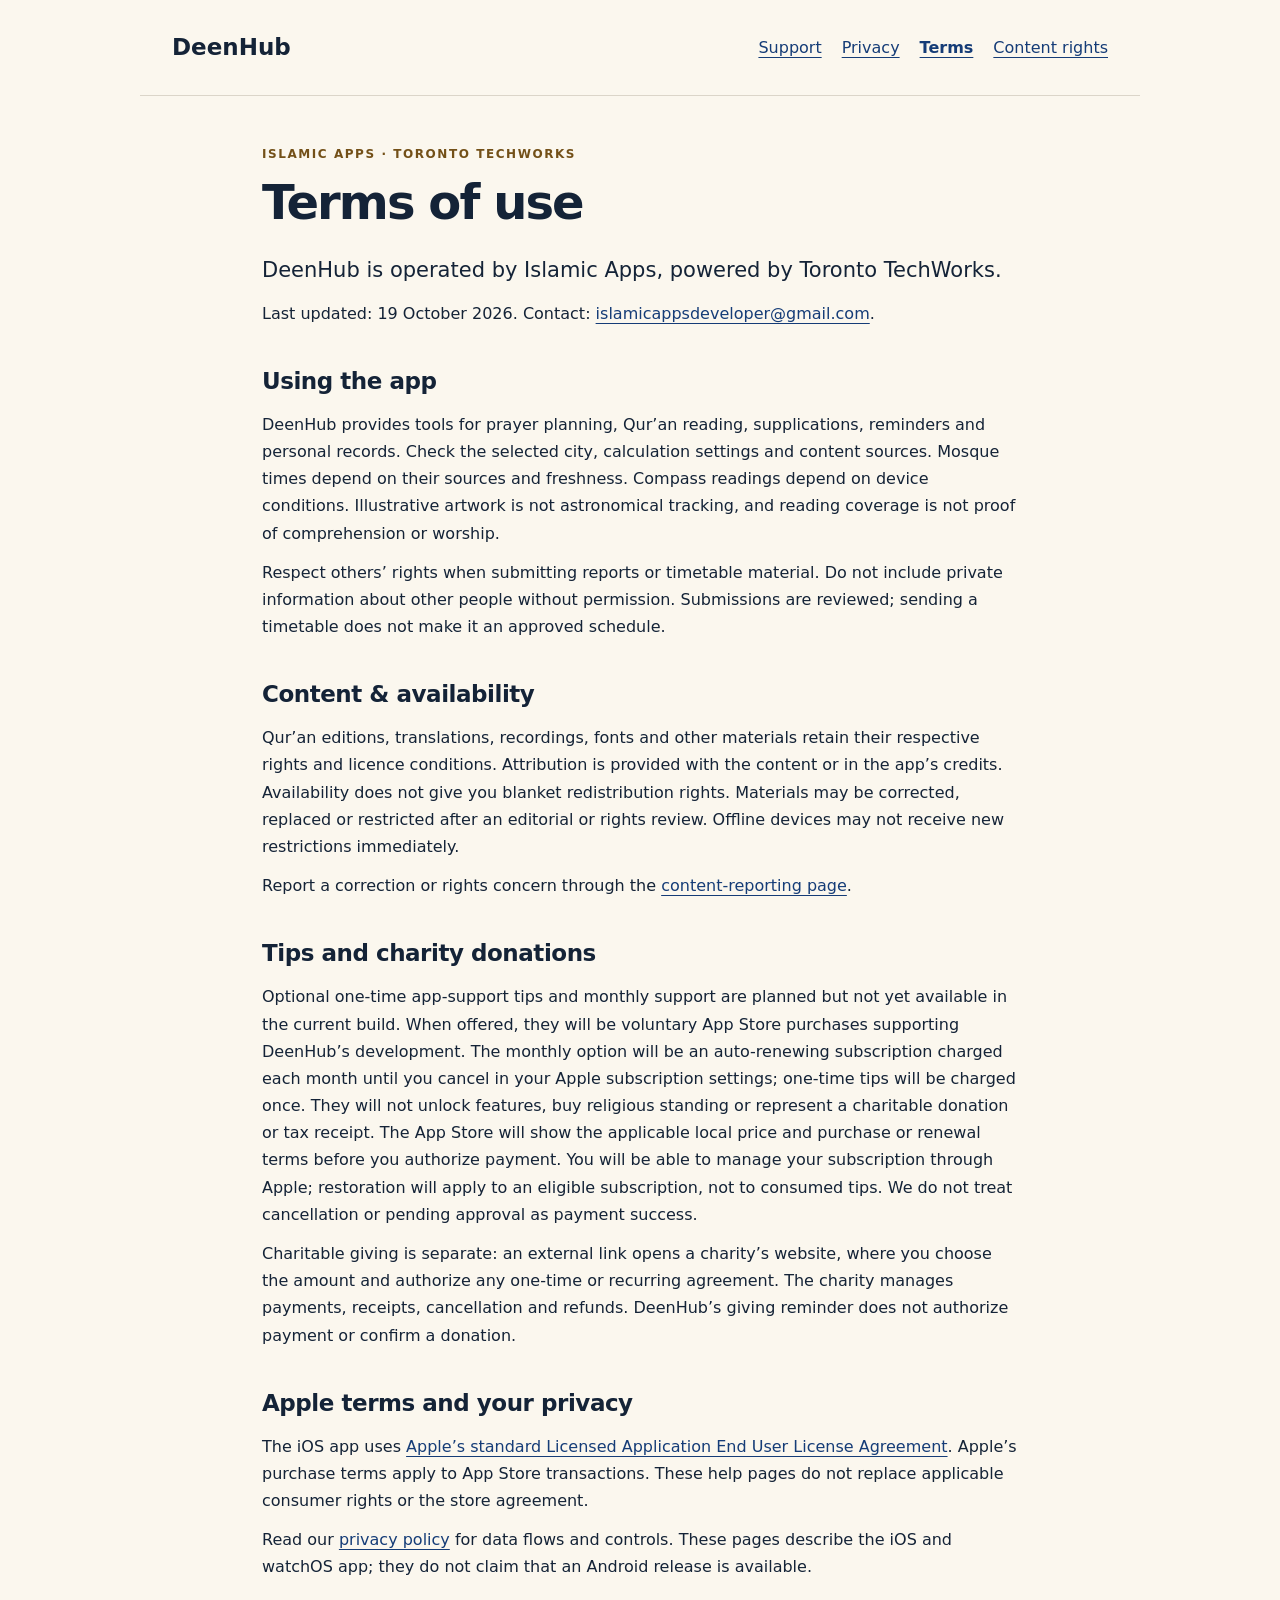
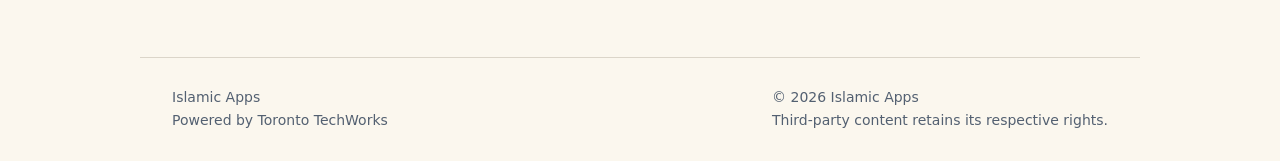
<file: deenhub/terms.html>
<!doctype html><html lang="en"><head><meta charset="utf-8"><meta name="viewport" content="width=device-width,initial-scale=1"><meta name="description" content="Using DeenHub — Islamic Apps, powered by Toronto TechWorks"><title>Terms of use · Islamic Apps</title><link rel="stylesheet" href="style.css"></head><body><a class="skip" href="#main">Skip to content</a><header><a class="brand" href="index.html">DeenHub</a><nav aria-label="Main navigation"><a href="support.html">Support</a><a href="privacy.html">Privacy</a><a href="terms.html" aria-current="page">Terms</a><a href="copyright.html">Content rights</a></nav></header><main id="main"><div class="eyebrow">Islamic Apps · Toronto TechWorks</div><h1>Terms of use</h1><p class="lead">DeenHub is operated by Islamic Apps, powered by Toronto TechWorks.</p><p>Last updated: 19 October 2026. Contact: <a href="mailto:islamicappsdeveloper@gmail.com">islamicappsdeveloper@gmail.com</a>.</p><section><h2>Using the app</h2><p>DeenHub provides tools for prayer planning, Qur’an reading, supplications, reminders and personal records. Check the selected city, calculation settings and content sources. Mosque times depend on their sources and freshness. Compass readings depend on device conditions. Illustrative artwork is not astronomical tracking, and reading coverage is not proof of comprehension or worship.</p><p>Respect others’ rights when submitting reports or timetable material. Do not include private information about other people without permission. Submissions are reviewed; sending a timetable does not make it an approved schedule.</p></section><section><h2>Content & availability</h2><p>Qur’an editions, translations, recordings, fonts and other materials retain their respective rights and licence conditions. Attribution is provided with the content or in the app’s credits. Availability does not give you blanket redistribution rights. Materials may be corrected, replaced or restricted after an editorial or rights review. Offline devices may not receive new restrictions immediately.</p><p>Report a correction or rights concern through the <a href="copyright.html">content-reporting page</a>.</p></section><section><h2>Tips and charity donations</h2><p>Optional one-time app-support tips and monthly support are planned but not yet available in the current build. When offered, they will be voluntary App Store purchases supporting DeenHub’s development. The monthly option will be an auto-renewing subscription charged each month until you cancel in your Apple subscription settings; one-time tips will be charged once. They will not unlock features, buy religious standing or represent a charitable donation or tax receipt. The App Store will show the applicable local price and purchase or renewal terms before you authorize payment. You will be able to manage your subscription through Apple; restoration will apply to an eligible subscription, not to consumed tips. We do not treat cancellation or pending approval as payment success.</p><p>Charitable giving is separate: an external link opens a charity’s website, where you choose the amount and authorize any one-time or recurring agreement. The charity manages payments, receipts, cancellation and refunds. DeenHub’s giving reminder does not authorize payment or confirm a donation.</p></section><section><h2>Apple terms and your privacy</h2><p>The iOS app uses <a href="https://www.apple.com/legal/internet-services/itunes/dev/stdeula/">Apple’s standard Licensed Application End User License Agreement</a>. Apple’s purchase terms apply to App Store transactions. These help pages do not replace applicable consumer rights or the store agreement.</p><p>Read our <a href="privacy.html">privacy policy</a> for data flows and controls. These pages describe the iOS and watchOS app; they do not claim that an Android release is available.</p></section></main><footer><p>Islamic Apps<br>Powered by Toronto TechWorks</p><p>© 2026 Islamic Apps<br>Third-party content retains its respective rights.</p></footer></body></html>
</file>
<file: deenhub/style.css>
*{box-sizing:border-box}html{scroll-behavior:smooth}body{margin:0;background:#fbf7ee;color:#142337;font-family:ui-sans-serif,system-ui,-apple-system,BlinkMacSystemFont,"Segoe UI",sans-serif;line-height:1.7}a{color:#153c77;text-underline-offset:4px}a:hover{text-decoration-thickness:2px}a:focus-visible,summary:focus-visible{outline:3px solid #a86500;outline-offset:5px;border-radius:4px}.skip{position:absolute;left:16px;top:-80px}.skip:focus{top:8px;background:#fff;padding:10px}header,main,footer{max-width:1000px;margin:auto;padding:28px 32px}header{display:flex;align-items:center;justify-content:space-between;gap:24px;border-bottom:1px solid #dbd5c9}.brand{font-size:23px;font-weight:800;text-decoration:none;color:inherit}nav{display:flex;gap:20px;flex-wrap:wrap}nav a[aria-current=page]{font-weight:700}main{max-width:820px;padding-top:48px;padding-bottom:64px}.eyebrow{font-size:12px;font-weight:750;letter-spacing:.13em;text-transform:uppercase;color:#735018}h1{font-size:clamp(32px,6vw,48px);letter-spacing:-.04em;line-height:1.12;margin:12px 0 24px}h2{font-size:23px;letter-spacing:-.02em;line-height:1.3;margin:0 0 14px}.lead{font-size:21px;line-height:1.6}.contents{padding:20px 0;border-block:1px solid #dbd5c9;margin:32px 0;font-size:15px}section{margin-top:40px;scroll-margin-top:24px}p{margin:12px 0}footer{border-top:1px solid #dbd5c9;color:#536071;font-size:14px;display:flex;justify-content:space-between;gap:24px}footer p{margin:0}details{padding:18px 0;border-bottom:1px solid #dbd5c9}summary{cursor:pointer;font-weight:650;line-height:1.5}details p{padding-top:8px}.cards{display:grid;grid-template-columns:repeat(2,minmax(0,1fr));gap:16px;margin-top:32px}.cards>a{display:block;padding:24px;background:#ffdc78;border:1px solid #e5be62;border-radius:20px;color:inherit;text-decoration:none}.cards>a:nth-child(n+3){background:#f2ede2;border-color:#dbd5c9}.cards h2{font-size:21px}.cards p{margin-bottom:0}a[href^="mailto"]{overflow-wrap:anywhere}@media(max-width:600px){header{align-items:flex-start;flex-direction:column;gap:14px}header,main,footer{padding-left:22px;padding-right:22px}main{padding-top:32px}nav{gap:10px 18px;font-size:14px}.cards{grid-template-columns:1fr}footer{flex-direction:column;gap:14px}}@media(prefers-color-scheme:dark){body{background:#101b2c;color:#f8f1e2}a{color:#a9cbff}header,footer,.contents,details{border-color:#3d4652}.eyebrow{color:#ffdb7b}footer{color:#bdc8d5}.cards>a{color:#142337}.cards>a:nth-child(n+3){background:#23334b;color:#f8f1e2;border-color:#43516a}.skip:focus{background:#142337}}@media(prefers-reduced-motion:reduce){html{scroll-behavior:auto}}
</file>
